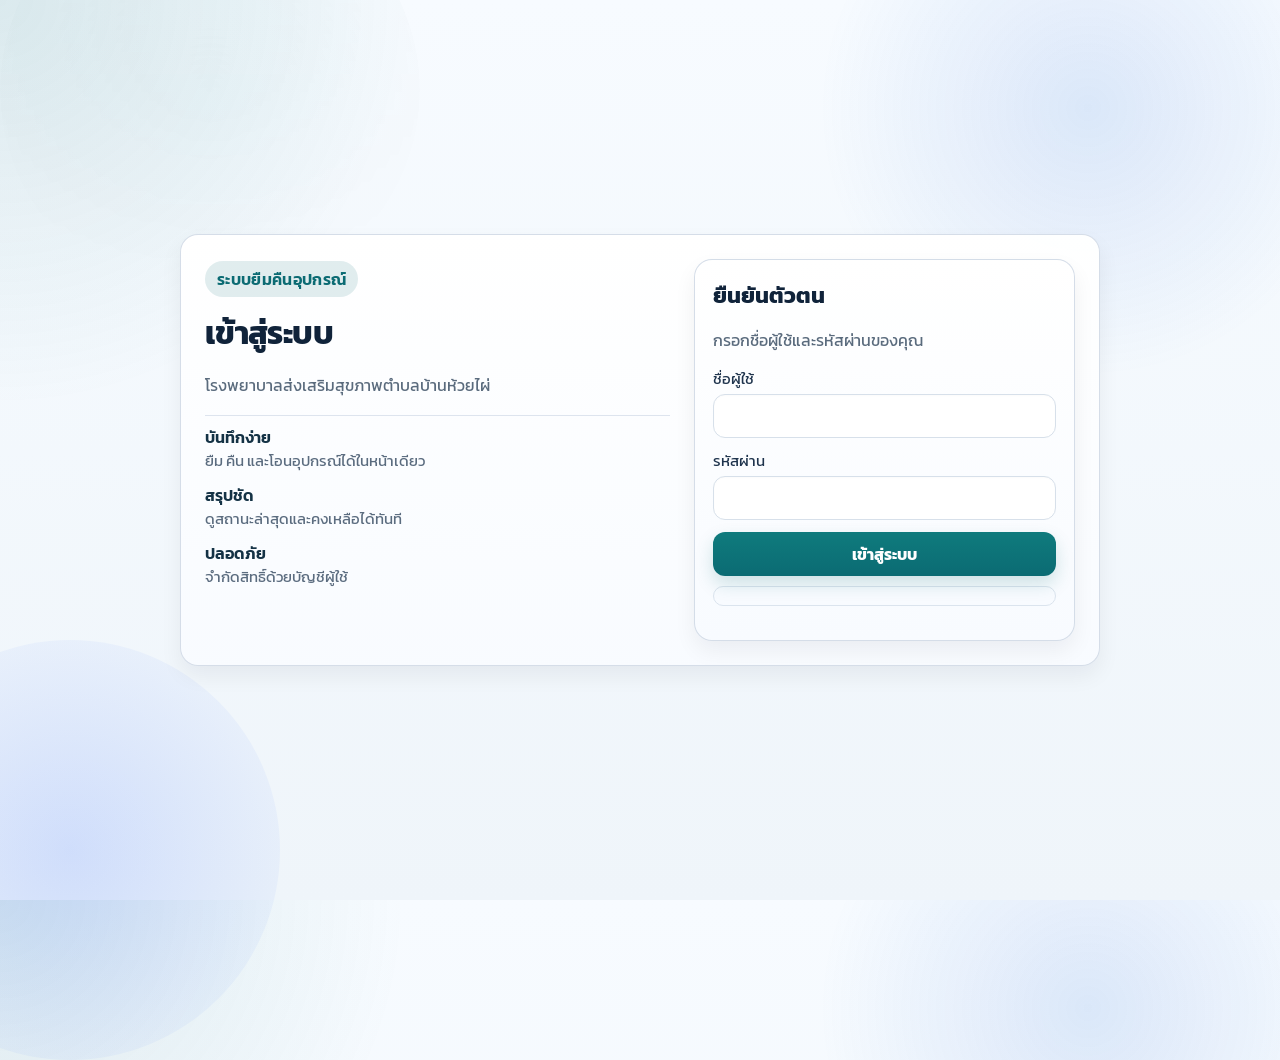
<file: index.html>
﻿<!doctype html>
<html lang="th">
<head>
  <meta charset="UTF-8">
  <meta name="viewport" content="width=device-width, initial-scale=1.0">
  <title>เข้าสู่ระบบ รพ.สต.บ้านห้วยไผ่</title>
  <link rel="preconnect" href="https://fonts.googleapis.com">
  <link rel="preconnect" href="https://fonts.gstatic.com" crossorigin>
  <link rel="stylesheet" href="https://fonts.googleapis.com/css2?family=Kanit:wght@300;400;500;600;700&display=swap">
  <link rel="stylesheet" href="styles.css">
</head>
<body class="login-page">
  <main class="container login-container">
    <section class="card login-card">
      <div class="login-hero">
        <span class="login-badge">ระบบยืมคืนอุปกรณ์</span>
        <h1>เข้าสู่ระบบ</h1>
        <p class="muted">โรงพยาบาลส่งเสริมสุขภาพตำบลบ้านห้วยไผ่</p>
        <div class="login-feature">
          <div>
            <div class="feature-title">บันทึกง่าย</div>
            <div class="feature-desc">ยืม คืน และโอนอุปกรณ์ได้ในหน้าเดียว</div>
          </div>
          <div>
            <div class="feature-title">สรุปชัด</div>
            <div class="feature-desc">ดูสถานะล่าสุดและคงเหลือได้ทันที</div>
          </div>
          <div>
            <div class="feature-title">ปลอดภัย</div>
            <div class="feature-desc">จำกัดสิทธิ์ด้วยบัญชีผู้ใช้</div>
          </div>
        </div>
      </div>
      <div class="login-panel">
        <h2>ยืนยันตัวตน</h2>
        <p class="muted">กรอกชื่อผู้ใช้และรหัสผ่านของคุณ</p>
        <form id="loginForm" class="login-form">
          <label>ชื่อผู้ใช้
            <input name="username" autocomplete="username" required>
          </label>
          <label>รหัสผ่าน
            <input name="password" type="password" autocomplete="current-password" required>
          </label>
          <button type="submit">เข้าสู่ระบบ</button>
        </form>
        <p id="loginStatus" class="status" aria-live="polite"></p>
      </div>
    </section>
  </main>
  <script src="login.js"></script>
</body>
</html>
</file>
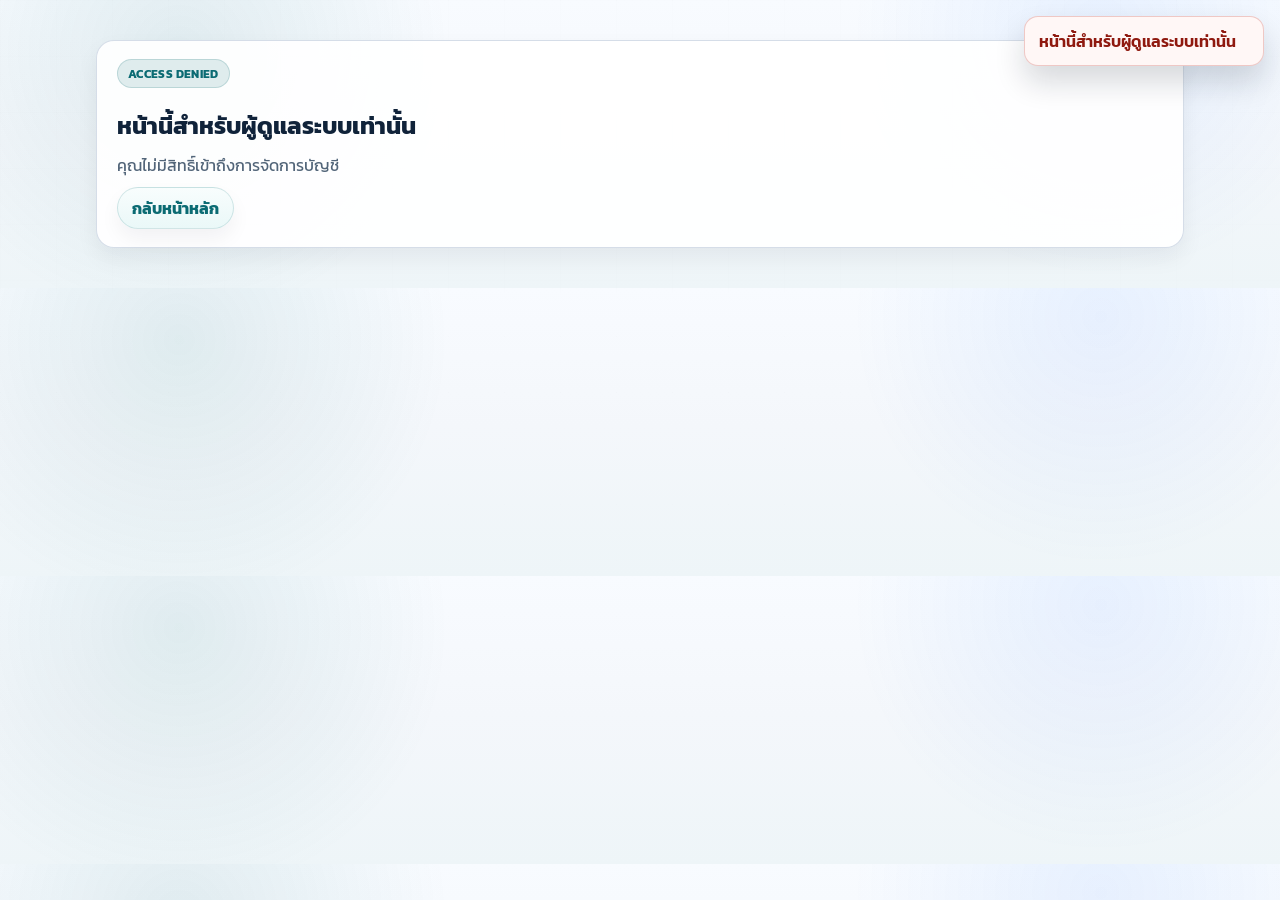
<file: admin.html>
﻿<!doctype html>
<html lang="th">
<head>
  <meta charset="UTF-8">
  <meta name="viewport" content="width=device-width, initial-scale=1.0">
  <title>จัดการบัญชีผู้ใช้ รพ.สต.บ้านห้วยไผ่</title>
  <script>
    (function () {
      try {
        const auth = JSON.parse(localStorage.getItem("borrow_auth") || "null");
        if (!auth || auth.role !== "admin" || !auth.token) {
          document.documentElement.classList.add("admin-denied");
        }
      } catch (err) {
        document.documentElement.classList.add("admin-denied");
      }
    })();
  </script>
  <link rel="preconnect" href="https://fonts.googleapis.com">
  <link rel="preconnect" href="https://fonts.gstatic.com" crossorigin>
  <link rel="stylesheet" href="https://fonts.googleapis.com/css2?family=Kanit:wght@300;400;500;600;700&display=swap">
  <link rel="stylesheet" href="styles.css">
  <link rel="stylesheet" href="admin.css">
  <script src="ui.js"></script>
</head>
<body>
  <main class="container">
    <section class="card admin-denied-panel" id="adminAccessDenied" hidden>
      <div class="denied-card">
        <span class="eyebrow">Access Denied</span>
        <h1>หน้านี้สำหรับผู้ดูแลระบบเท่านั้น</h1>
        <p>คุณไม่มีสิทธิ์เข้าถึงการจัดการบัญชี</p>
        <a class="report-link" href="Lobby.html">กลับหน้าหลัก</a>
      </div>
    </section>

    <header class="hero">
      <span class="eyebrow">Admin Center</span>
      <div class="hero-row">
        <div class="hero-main">
          <h1>จัดการบัญชีผู้ใช้</h1>
          <p>สร้าง แก้ไข และลบบัญชีจากหน้าเดียว</p>
          <p class="muted">ผู้ดูแล: <span id="adminLabel">-</span></p>
          <p>
            <a class="report-link" href="Lobby.html">หน้าหลัก</a>
            <a class="report-link" href="report.html">รายงาน</a>
            <a class="report-link" href="inventory.html">คลังอุปกรณ์</a>
            <button id="adminLogoutBtn" class="report-link" type="button">ออกจากระบบ</button>
          </p>
        </div>
        <div class="hero-stats">
          <div class="mini-stat">
            <span class="label">บัญชีทั้งหมด</span>
            <span class="value" id="adminTotalUsers">-</span>
          </div>
          <div class="mini-stat">
            <span class="label">ผู้ดูแล</span>
            <span class="value" id="adminTotalAdmins">-</span>
          </div>
        </div>
      </div>
    </header>

    <section class="card admin-grid admin-protected">
      <div class="admin-panel">
        <div class="recent-header">
          <h2>สร้าง / อัปเดตบัญชี</h2>
        </div>
        <form id="adminForm" class="admin-form">
          <label>ชื่อที่แสดง
            <input name="displayName" placeholder="ชื่อสำหรับแสดงผล">
          </label>
          <label>ชื่อผู้ใช้
            <input name="username" required autocomplete="off">
          </label>
          <label>รหัสผ่าน (เว้นว่างได้เมื่อแก้ไขบัญชีเดิม)
            <input name="password" type="password" autocomplete="new-password" placeholder="ปล่อยว่างเพื่อใช้รหัสเดิม">
          </label>
          <label>สิทธิ์
            <select name="role">
              <option value="user">ผู้ใช้</option>
              <option value="admin">ผู้ดูแล</option>
            </select>
          </label>
          <div class="admin-actions admin-form-actions">
            <button type="submit">บันทึกบัญชี</button>
            <button id="reloadUsersBtn" class="ghost" type="button">รีเฟรชรายการ</button>
          </div>
        </form>
      </div>
    </section>

    <section class="card admin-protected">
      <div class="recent-header">
        <h2>รายชื่อบัญชี</h2>
      </div>
      <div class="table-wrap admin-table">
        <table>
          <thead>
            <tr>
              <th>ชื่อที่แสดง</th>
              <th>ชื่อผู้ใช้</th>
              <th>สิทธิ์</th>
              <th>สถานะ</th>
              <th>อัปเดตล่าสุด</th>
              <th>จัดการ</th>
            </tr>
          </thead>
          <tbody id="adminUsersBody">
            <tr><td colspan="6">ยังไม่มีข้อมูล</td></tr>
          </tbody>
        </table>
      </div>
      <p id="adminStatus" class="status"></p>
    </section>
  </main>
  <script src="admin.js"></script>
</body>
</html>
</file>
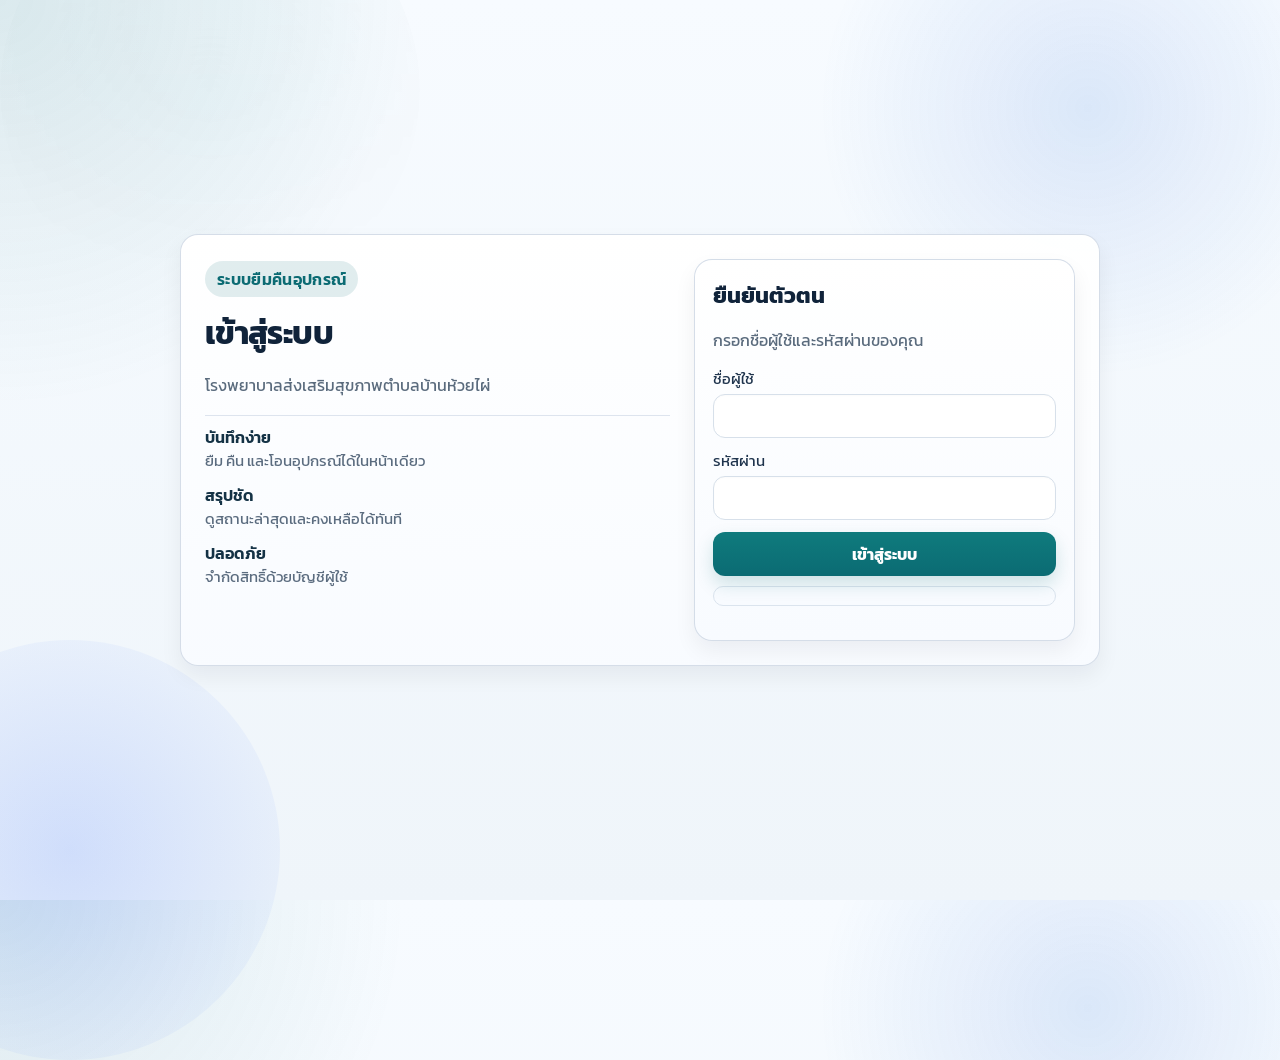
<file: index1.html>
﻿<!doctype html>
<html lang="th">
<head>
  <meta charset="UTF-8">
  <meta name="viewport" content="width=device-width, initial-scale=1.0">
  <title>ระบบยืมคืนอุปกรณ์ รพ.สต.บ้านห้วยไผ่</title>
  <link rel="preconnect" href="https://fonts.googleapis.com">
  <link rel="preconnect" href="https://fonts.gstatic.com" crossorigin>
  <link rel="stylesheet" href="https://fonts.googleapis.com/css2?family=Kanit:wght@300;400;500;600;700&display=swap">
  <link rel="stylesheet" href="styles.css">
  <script src="ui.js"></script>
</head>
<body>
  <main class="container">
    <header class="hero">
      <span class="eyebrow">Equipment Operations</span>
      <div class="hero-row">
        <div class="hero-main">
          <h1>ระบบยืมคืนอุปกรณ์</h1>
          <p>โรงพยาบาลส่งเสริมสุขภาพตำบลบ้านห้วยไผ่</p>
          <p class="muted">ผู้ใช้: <span id="userLabel">-</span></p>
          <div class="hero-actions">
            <div class="hero-actions-left">
              <button id="equipmentSidebarToggle" class="report-link" type="button" aria-expanded="false">เลือกอุปกรณ์</button>
              <a class="report-link" href="report.html">เปิดหน้ารายงาน PDF</a>
              <a class="report-link" href="inventory.html">ปรับจำนวนอุปกรณ์</a>
            </div>
            <div class="hero-actions-right">
              <a class="report-link" href="admin.html">จัดการบัญชี</a>
              <button id="logoutBtn" class="report-link" type="button">ออกจากระบบ</button>
            </div>
          </div>
        </div>
        <div class="hero-stats">
          <div class="hero-stats-equipment" id="inventoryEquipmentLabel">อุปกรณ์: เตียงผู้ป่วย</div>
          <div class="mini-stat">
            <span class="label">จำนวนที่มีอยู่</span>
            <span class="value" id="statTotal">-</span>
          </div>
          <div class="mini-stat">
            <span class="label">คงเหลือ</span>
            <span class="value" id="statAvailable">-</span>
          </div>
        </div>
      </div>
    </header>
    <div class="workspace">
      <div id="sidebarBackdrop" class="sidebar-backdrop" aria-hidden="true"></div>
      <aside class="sidebar" id="equipmentSidebar" aria-label="เลือกอุปกรณ์">
        <div class="sidebar-head">
          <div>
            <span class="eyebrow">Equipment</span>
            <h2>เลือกอุปกรณ์</h2>
            <p class="muted">ใช้ตัวเลือกด้านล่างสลับอุปกรณ์</p>
          </div>
          <button id="equipmentSidebarClose" class="ghost sidebar-toggle" type="button" aria-label="ปิดแถบอุปกรณ์">ปิด</button>
        </div>
        <div class="sidebar-body">
          <div id="equipmentTabs" class="tabs equipment-tabs equipment-sidebar-tabs" role="tablist" aria-label="หน้าอุปกรณ์">
            <button class="tab equipment-tab active" data-equipment="เตียงผู้ป่วย" data-abbr="TB" role="tab">เตียงผู้ป่วย</button>
            <button class="tab equipment-tab" data-equipment="ที่นอนลม" data-abbr="AM" role="tab">ที่นอนลม</button>
            <button class="tab equipment-tab" data-equipment="เครื่องผลิตออกซิเจน" data-abbr="OX" role="tab">เครื่องผลิตออกซิเจน</button>
            <button class="tab equipment-tab" data-equipment="เครื่องวัดความดัน" data-abbr="BP" role="tab">เครื่องวัดความดัน</button>
            <button class="tab equipment-tab" data-equipment="ไม้ค้ำยัน" data-abbr="CR" role="tab">ไม้ค้ำยัน</button>
            <button class="tab equipment-tab" data-equipment="ไม้เท้า 4 ขา WALKER" data-abbr="WK" role="tab">ไม้เท้า 4 ขา WALKER</button>
            <button class="tab equipment-tab" data-equipment="รถเข็น" data-abbr="WC" role="tab">รถเข็น</button>
            <button class="tab equipment-tab" data-equipment="เครื่องดูดเสมหะ" data-abbr="SU" role="tab">เครื่องดูดเสมหะ</button>
            <button class="tab equipment-tab" data-equipment="ไม้เท้าก้านร่ม" data-abbr="CN" role="tab">ไม้เท้าก้านร่ม</button>
            <button class="tab equipment-tab" data-equipment="ไม้เท้า 3-4 จุด" data-abbr="TP" role="tab">ไม้เท้า 3-4 จุด</button>
            <button class="tab equipment-tab" data-equipment="กระบอกปัสสาวะ" data-abbr="UR" role="tab">กระบอกปัสสาวะ</button>
            <button class="tab equipment-tab" data-equipment="เก้าอี้สุขา" data-abbr="CH" role="tab">เก้าอี้สุขา</button>
          </div>
        </div>
        <div class="sidebar-footer"></div>
      </aside>

      <div class="content-stack">
        <section class="card">
          <div class="recent-header">
            <h2>รายการล่าสุด</h2>
          </div>
          <div class="stats">
            <div class="stat">
              <div class="label">อุปกรณ์</div>
              <div class="value" id="statEquipment">-</div>
            </div>
            <div class="stat status-pill">
              <div class="label">สถานะล่าสุด</div>
              <div class="value" id="statStatus">-</div>
            </div>
            <div class="stat">
              <div class="label">ชื่อผู้ยืม</div>
              <div class="value" id="statBorrower">-</div>
            </div>
            <div class="stat">
              <div class="label">ชื่อผู้ป่วย</div>
              <div class="value" id="statPatient">-</div>
            </div>
            <div class="stat">
              <div class="label">ผู้ให้บริการ</div>
              <div class="value" id="statServiceUser">-</div>
            </div>
            <div class="stat">
              <div class="label">เบอร์โทร</div>
              <div class="value" id="statPhone">-</div>
            </div>
          </div>
          <p class="muted">ข้อมูลล่าสุด: <span id="statUpdated">-</span></p>
        </section>

        <section class="card">
          <div class="tabs" role="tablist" aria-label="ประเภทฟอร์ม">
            <button class="tab active" data-tab="borrow" role="tab">ยืมอุปกรณ์</button>
            <button class="tab" data-tab="return" role="tab">คืนอุปกรณ์ (ลบรูปบัตรประชาชน)</button>
            <button class="tab" data-tab="transfer" role="tab">โอนอุปกรณ์</button>
          </div>

          <form id="borrowForm" class="form active form-borrow" data-form="borrow">
            <div class="form-hint">บันทึกการยืมอุปกรณ์</div>
            <label>ชื่อ-นามสกุลผู้ยืม
              <input name="borrowerName" required>
            </label>
            <label>ชื่อ-นามสกุลผู้ป่วย
              <input name="patientName" required>
            </label>
            <label>เบอร์โทร
              <input name="phoneNumber" type="tel">
            </label>
            <label>ที่อยู่
              <input name="addressText">
            </label>
            <label>หน้าอุปกรณ์ที่เลือก
              <input id="borrowEquipmentLabel" value="เตียงผู้ป่วย" readonly>
            </label>
            <input name="equipmentName" type="hidden" value="เตียงผู้ป่วย">
            <label>จำนวน
              <input name="quantity" type="number" min="1" value="1" required>
            </label>
            <label>วันที่ยืม (วันที่เริ่มต้น)
              <input name="borrowDate" type="date" required>
            </label>
            <label>เหตุการณ์สำคัญ
              <input name="eventNote" placeholder="เช่น ก่อนให้ยืมอุปกรณ์มีตำหนิตรงไหนบ้าง">
            </label>
            <label>เงินมัดจำ (ตัวเลข)
              <input name="depositText" type="number" min="0" step="0.01" placeholder="0.00">
            </label>
            <label>รายการสำคัญ
              <select name="keyItem" required>
                <option value="จ่ายมัดจำ">จ่ายมัดจำ</option>
                <option value="ให้ผู้ใหญ่บ้านค้ำ">ให้ผู้ใหญ่บ้านค้ำ</option>
              </select>
            </label>
            <label>อัปโหลดรูปหลักฐานเงินมัดจำ (ขนาดไฟล์ภาพไม่เกิน 1.5MB)
              <input name="depositImageFile" type="file" accept="image/*">
            </label>
            <label>อัปโหลดรูปสำเนาบัตรประชาชน (ขนาดไฟล์ภาพไม่เกิน 1.5MB)
              <input name="idCardImageFile" type="file" accept="image/*">
            </label>
            <button type="submit">บันทึกการยืม</button>
          </form>

          <form id="returnForm" class="form form-return" data-form="return">
            <div class="form-hint">บันทึกการคืนอุปกรณ์</div>
            <div class="form-frame">
              <label>ชื่อ-นามสกุลผู้ยืม
                <input name="borrowerName" required>
              </label>
              <label>ชื่อ-นามสกุลผู้ป่วย
                <input name="patientName" required>
              </label>
              <label>หน้าอุปกรณ์ที่เลือก
                <input id="returnEquipmentLabel" value="เตียงผู้ป่วย" readonly>
              </label>
              <input name="equipmentName" type="hidden" value="เตียงผู้ป่วย">
              <label>จำนวนที่คืน
                <input name="quantity" type="number" min="1" value="1" required>
              </label>
              <label>วันที่คืน (วันที่สิ้นสุด)
                <input name="returnDate" type="date" required>
              </label>
              <label>เหตุการณ์สำคัญ
                <input name="eventNote" placeholder="เช่น คืนครบชุด / มีรอยการใช้งาน">
              </label>
              <label>เงินมัดจำ (ตัวเลข)
                <input name="depositText" type="number" min="0" step="0.01" placeholder="0.00">
              </label>
              <label>อัปโหลดรูปหลักฐานเงินมัดจำ (ขนาดไฟล์ภาพไม่เกิน 1.5MB)
                <input name="depositImageFile" type="file" accept="image/*">
              </label>
              <label class="checkline">
                <input name="removeIdCard" type="checkbox">
                ลบรูปสำเนาบัตรประชาชนของรายการล่าสุดที่ตรงข้อมูลนี้
              </label>
              <button type="submit">บันทึกการคืน</button>
            </div>
          </form>

          <form id="transferForm" class="form form-transfer" data-form="transfer">
            <div class="form-hint">โอนอุปกรณ์ให้ผู้ป่วยใหม่ หรือเปลี่ยนชนิดอุปกรณ์ให้ผู้ป่วยเดิม</div>
            <div class="form-frame">
              <label>รูปแบบการโอน
                <select name="transferKind">
                  <option value="same">โอนอุปกรณ์</option>
                  <option value="cross">โอนข้ามอุปกรณ์</option>
                </select>
              </label>

              <div class="helper-text">
                โอนอุปกรณ์: เปลี่ยนผู้ป่วย แต่ใช้อุปกรณ์ชนิดเดิม<br>
                โอนข้ามอุปกรณ์: เปลี่ยนชนิดอุปกรณ์ เช่น ที่นอนลม → เตียงผู้ป่วย
              </div>
              <div class="transfer-same form-section">
                <label>หน้าอุปกรณ์ที่เลือก
                  <input id="transferEquipmentLabel" value="เตียงผู้ป่วย" readonly>
                </label>
                <input name="equipmentName" type="hidden" value="เตียงผู้ป่วย">
              </div>
              <div class="transfer-cross form-section">
                <div class="helper-text">ระบบจะบันทึก: คืนอุปกรณ์เดิม + ยืมอุปกรณ์ใหม่</div>
                <label>อุปกรณ์เดิม (ที่โอนออก)
                  <select name="fromEquipment" required>
                    <option value="เตียงผู้ป่วย">เตียงผู้ป่วย</option>
                    <option value="ที่นอนลม">ที่นอนลม</option>
                    <option value="เครื่องผลิตออกซิเจน">เครื่องผลิตออกซิเจน</option>
                    <option value="เครื่องวัดความดัน">เครื่องวัดความดัน</option>
                    <option value="ไม้ค้ำยัน">ไม้ค้ำยัน</option>
                    <option value="ไม้เท้า 4 ขา WALKER">ไม้เท้า 4 ขา WALKER</option>
                    <option value="รถเข็น">รถเข็น</option>
                    <option value="เครื่องดูดเสมหะ">เครื่องดูดเสมหะ</option>
                    <option value="ไม้เท้าก้านร่ม">ไม้เท้าก้านร่ม</option>
                    <option value="ไม้เท้า 3-4 จุด">ไม้เท้า 3-4 จุด</option>
                    <option value="กระบอกปัสสาวะ">กระบอกปัสสาวะ</option>
                    <option value="เก้าอี้สุขา">เก้าอี้สุขา</option>
                  </select>
                </label>
                <label>อุปกรณ์ใหม่ (ที่รับเข้า)
                  <select name="toEquipment" required>
                    <option value="เตียงผู้ป่วย">เตียงผู้ป่วย</option>
                    <option value="ที่นอนลม">ที่นอนลม</option>
                    <option value="เครื่องผลิตออกซิเจน">เครื่องผลิตออกซิเจน</option>
                    <option value="เครื่องวัดความดัน">เครื่องวัดความดัน</option>
                    <option value="ไม้ค้ำยัน">ไม้ค้ำยัน</option>
                    <option value="ไม้เท้า 4 ขา WALKER">ไม้เท้า 4 ขา WALKER</option>
                    <option value="รถเข็น">รถเข็น</option>
                    <option value="เครื่องดูดเสมหะ">เครื่องดูดเสมหะ</option>
                    <option value="ไม้เท้าก้านร่ม">ไม้เท้าก้านร่ม</option>
                    <option value="ไม้เท้า 3-4 จุด">ไม้เท้า 3-4 จุด</option>
                    <option value="กระบอกปัสสาวะ">กระบอกปัสสาวะ</option>
                    <option value="เก้าอี้สุขา">เก้าอี้สุขา</option>
                  </select>
                </label>
                <label>วิธีบันทึกโอนข้ามอุปกรณ์
                  <select name="transferMode" required>
                    <option value="return_borrow">บันทึกเป็น คืน + ยืม</option>
                    <option value="swap">บันทึกเป็น โอน (ทั้งสองรายการ)</option>
                  </select>
                </label>
              </div>
              <label>ชื่อ-นามสกุลผู้ยืม (ใหม่)
                <input name="borrowerName" required>
              </label>
              <label>ชื่อ-นามสกุลผู้ป่วย (เดิม)
                <input name="patientOldName" required>
              </label>
              <label>ชื่อ-นามสกุลผู้ป่วย (ใหม่)
                <input name="patientName" required>
              </label>
              <label>จำนวน
                <input name="quantity" type="number" min="1" value="1" required>
              </label>
              <label>วันที่โอน
                <input name="transferDate" type="date" required>
              </label>
              <label>หมายเหตุ
                <input name="eventNote" placeholder="เช่น โอนให้ผู้ป่วยใหม่">
              </label>
              <label>เบอร์โทร
                <input name="phoneNumber" type="tel">
              </label>
              <label>ที่อยู่
                <input name="addressText">
              </label>
              <button type="submit">บันทึกการโอน</button>
            </div>
          </form>

          <p id="status" class="status" aria-live="polite"></p>
        </section>

        <section class="card recent-borrow-card">
          <div class="recent-header">
            <h2>รายการยืม/คืน อุปกรณ์</h2>
            <button id="refreshBtn" type="button">รีเฟรช</button>
          </div>
          <div class="recent-tools">
            <input id="recentSearch" class="search-input" type="search" placeholder="ค้นหาชื่อ/ผู้ป่วย/ผู้ให้บริการ/เลขอ้างอิง/รายละเอียด">
            <button class="chip-btn active" data-filter="all" type="button">ทั้งหมด</button>
            <button class="chip-btn" data-filter="today" type="button">วันนี้</button>
            <button class="chip-btn" data-filter="7d" type="button">7 วัน</button>
            <button class="chip-btn" data-filter="borrow" type="button">ยืมอยู่</button>
            <button class="chip-btn" data-filter="return" type="button">คืนแล้ว</button>
          </div>
          <div class="table-wrap">
            <table>
              <thead>
                <tr>
                  <th>วันที่</th>
                  <th>เลขอ้างอิง</th>
                  <th>ชื่อผู้ยืม</th>
                  <th>ผู้ให้บริการ</th>
                  <th>สถานะ</th>
                  <th>รายการ</th>
                  <th>จำนวน</th>
                  <th>รายละเอียด</th>
                </tr>
              </thead>
              <tbody id="recentBody">
                <tr><td colspan="8">ยังไม่มีข้อมูล</td></tr>
              </tbody>
            </table>
          </div>
          <div class="recent-footer">
            <button id="loadMoreBtn" class="ghost" type="button">ดูเพิ่ม</button>
          </div>
        </section>
      </div>
    </div>

    <button id="scrollTopBtn" class="scroll-top" type="button" aria-label="ขึ้นด้านบน">↑</button>
  </main>

  <div id="imageModal" class="image-modal" hidden>
    <div id="imageModalBackdrop" class="image-modal-backdrop"></div>
    <section class="image-modal-panel" role="dialog" aria-modal="true" aria-labelledby="imageModalTitle">
      <div class="image-modal-head">
        <h3 id="imageModalTitle">รูปหลักฐานรายการ</h3>
        <button id="imageModalClose" class="ghost" type="button" aria-label="ปิดหน้าต่าง">ปิด</button>
      </div>
      <div class="image-modal-grid">
        <div class="image-box">
          <p>หลักฐานเงินมัดจำ</p>
          <a id="depositImageLink" class="image-link" href="#" target="_blank" rel="noopener noreferrer">
            <img id="depositImagePreview" alt="หลักฐานเงินมัดจำ">
          </a>
          <div id="depositImageEmpty" class="image-empty">ไม่มีรูปหลักฐานเงินมัดจำ</div>
        </div>
        <div class="image-box">
          <p>สำเนาบัตรประชาชน</p>
          <a id="idCardImageLink" class="image-link" href="#" target="_blank" rel="noopener noreferrer">
            <img id="idCardImagePreview" alt="สำเนาบัตรประชาชน">
          </a>
          <div id="idCardImageEmpty" class="image-empty">ไม่มีรูปสำเนาบัตรประชาชน</div>
        </div>
      </div>
    </section>
  </div>
  <script src="app.js"></script>
</body>
</html>
</file>
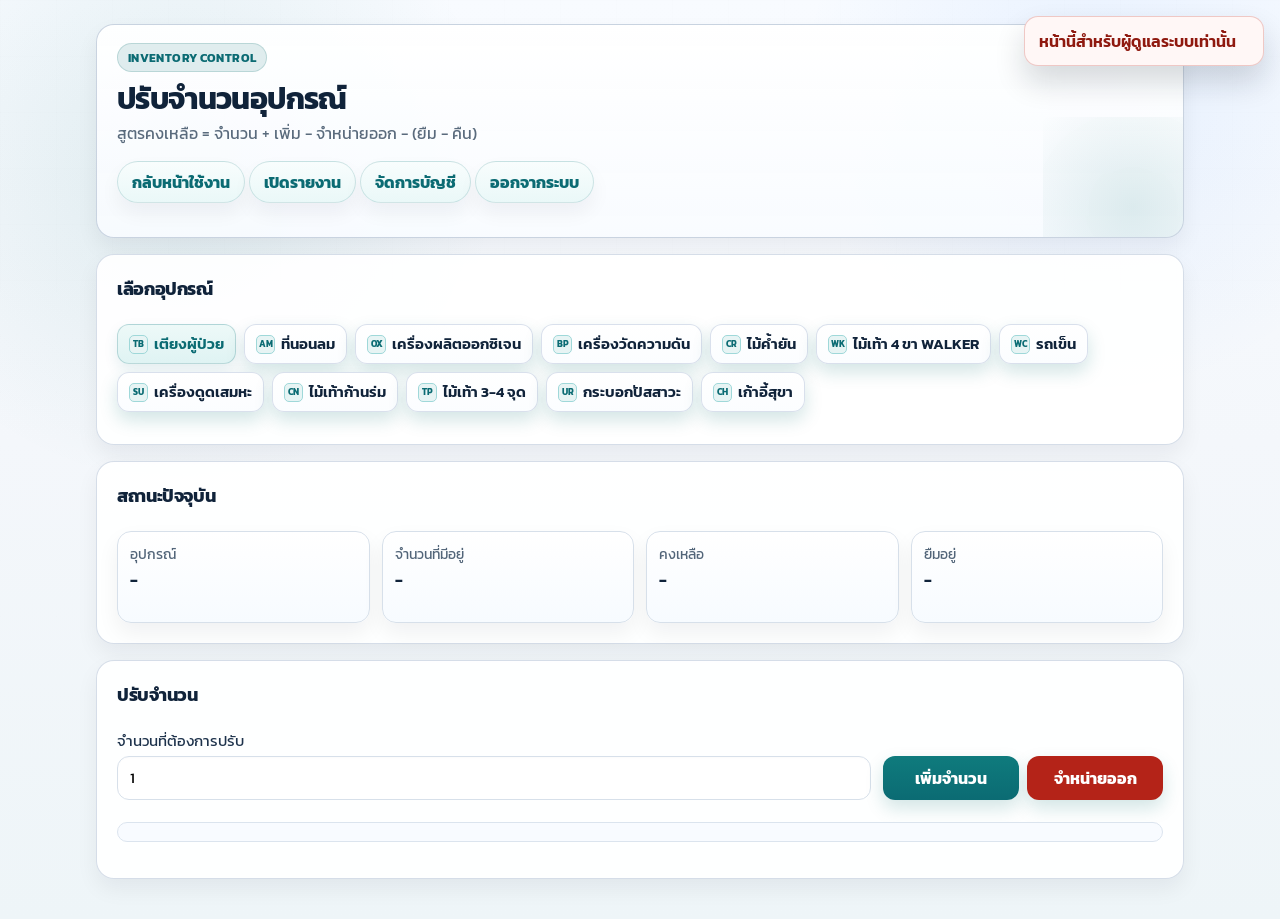
<file: inventory.html>
﻿<!doctype html>
<html lang="th">
<head>
  <meta charset="UTF-8">
  <meta name="viewport" content="width=device-width, initial-scale=1.0">
  <title>ปรับจำนวนอุปกรณ์ รพ.สต.บ้านห้วยไผ่</title>
  <link rel="preconnect" href="https://fonts.googleapis.com">
  <link rel="preconnect" href="https://fonts.gstatic.com" crossorigin>
  <link rel="stylesheet" href="https://fonts.googleapis.com/css2?family=Kanit:wght@300;400;500;600;700&display=swap">
  <link rel="stylesheet" href="styles.css">
  <link rel="stylesheet" href="inventory.css">
  <script src="ui.js"></script>
</head>
<body>
  <main class="container">
    <header class="hero">
      <span class="eyebrow">Inventory Control</span>
      <h1>ปรับจำนวนอุปกรณ์</h1>
      <p>สูตรคงเหลือ = จำนวน + เพิ่ม - จำหน่ายออก - (ยืม - คืน)</p>
      <p>
        <a class="report-link" href="Lobby.html">กลับหน้าใช้งาน</a>
        <a class="report-link" href="report.html">เปิดรายงาน</a>
        <a class="report-link" href="admin.html">จัดการบัญชี</a>
        <button id="inventoryLogoutBtn" class="report-link" type="button">ออกจากระบบ</button>
      </p>
    </header>

    <section class="card">
      <div class="recent-header">
        <h2>เลือกอุปกรณ์</h2>
      </div>
      <div id="inventoryEquipmentTabs" class="tabs equipment-tabs" role="tablist" aria-label="หน้าอุปกรณ์">
        <button class="tab equipment-tab active" data-equipment="เตียงผู้ป่วย" data-abbr="TB" role="tab">เตียงผู้ป่วย</button>
        <button class="tab equipment-tab" data-equipment="ที่นอนลม" data-abbr="AM" role="tab">ที่นอนลม</button>
        <button class="tab equipment-tab" data-equipment="เครื่องผลิตออกซิเจน" data-abbr="OX" role="tab">เครื่องผลิตออกซิเจน</button>
        <button class="tab equipment-tab" data-equipment="เครื่องวัดความดัน" data-abbr="BP" role="tab">เครื่องวัดความดัน</button>
        <button class="tab equipment-tab" data-equipment="ไม้ค้ำยัน" data-abbr="CR" role="tab">ไม้ค้ำยัน</button>
        <button class="tab equipment-tab" data-equipment="ไม้เท้า 4 ขา WALKER" data-abbr="WK" role="tab">ไม้เท้า 4 ขา WALKER</button>
        <button class="tab equipment-tab" data-equipment="รถเข็น" data-abbr="WC" role="tab">รถเข็น</button>
        <button class="tab equipment-tab" data-equipment="เครื่องดูดเสมหะ" data-abbr="SU" role="tab">เครื่องดูดเสมหะ</button>
        <button class="tab equipment-tab" data-equipment="ไม้เท้าก้านร่ม" data-abbr="CN" role="tab">ไม้เท้าก้านร่ม</button>
        <button class="tab equipment-tab" data-equipment="ไม้เท้า 3-4 จุด" data-abbr="TP" role="tab">ไม้เท้า 3-4 จุด</button>
        <button class="tab equipment-tab" data-equipment="กระบอกปัสสาวะ" data-abbr="UR" role="tab">กระบอกปัสสาวะ</button>
        <button class="tab equipment-tab" data-equipment="เก้าอี้สุขา" data-abbr="CH" role="tab">เก้าอี้สุขา</button>
      </div>
    </section>

    <section class="card">
      <div class="recent-header">
        <h2>สถานะปัจจุบัน</h2>
      </div>
      <div class="stats">
        <div class="stat">
          <div class="label">อุปกรณ์</div>
          <div class="value" id="invStatEquipment">-</div>
        </div>
        <div class="stat">
          <div class="label">จำนวนที่มีอยู่</div>
          <div class="value" id="invStatTotal">-</div>
        </div>
        <div class="stat">
          <div class="label">คงเหลือ</div>
          <div class="value" id="invStatRemaining">-</div>
        </div>
        <div class="stat">
          <div class="label">ยืมอยู่</div>
          <div class="value" id="invStatBorrowed">-</div>
        </div>
      </div>
    </section>

    <section class="card">
      <div class="recent-header">
        <h2>ปรับจำนวน</h2>
      </div>
      <div class="inventory-actions">
        <div class="inventory-row">
          <label>จำนวนที่ต้องการปรับ
            <input id="inventoryQty" type="number" min="1" value="1">
          </label>
          <div class="inventory-buttons">
            <button id="inventoryAddBtn" type="button">เพิ่มจำนวน</button>
            <button id="inventoryRemoveBtn" class="danger" type="button">จำหน่ายออก</button>
          </div>
        </div>
        <p id="inventoryStatus" class="status" aria-live="polite"></p>
      </div>
    </section>
  </main>

  <script src="inventory.js"></script>
</body>
</html>
</file>
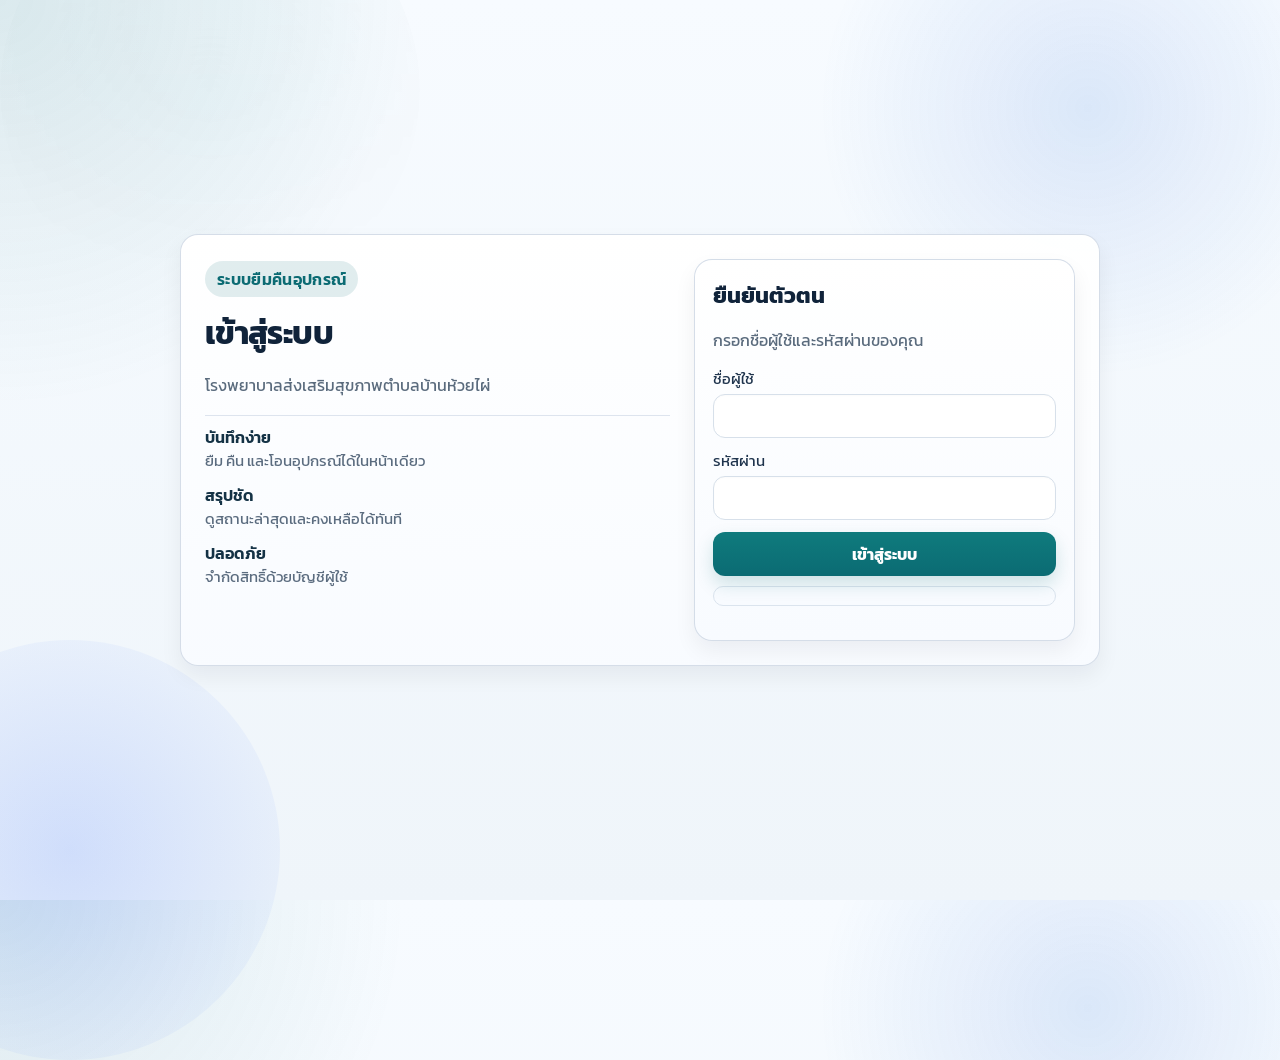
<file: Lobby.html>
﻿<!doctype html>
<html lang="th">
<head>
  <meta charset="UTF-8">
  <meta name="viewport" content="width=device-width, initial-scale=1.0">
  <title>ระบบยืมคืนอุปกรณ์ รพ.สต.บ้านห้วยไผ่</title>
  <link rel="preconnect" href="https://fonts.googleapis.com">
  <link rel="preconnect" href="https://fonts.gstatic.com" crossorigin>
  <link rel="stylesheet" href="https://fonts.googleapis.com/css2?family=Kanit:wght@300;400;500;600;700&display=swap">
  <link rel="stylesheet" href="styles.css">
  <script src="ui.js"></script>
</head>
<body>
  <main class="container">
    <header class="hero">
      <span class="eyebrow">Equipment Operations</span>
      <div class="hero-row">
        <div class="hero-main">
          <h1>ระบบยืมคืนอุปกรณ์</h1>
          <p>โรงพยาบาลส่งเสริมสุขภาพตำบลบ้านห้วยไผ่</p>
          <p class="muted">ผู้ใช้: <span id="userLabel">-</span></p>
          <div class="hero-actions">
            <div class="hero-actions-left">
              <button id="equipmentSidebarToggle" class="report-link" type="button" aria-expanded="false">เลือกอุปกรณ์</button>
              <a class="report-link" href="report.html">รายงาน PDF</a>
              <a class="report-link" href="inventory.html">ปรับจำนวนอุปกรณ์</a>
            </div>
            <div class="hero-actions-right">
              <a class="report-link" href="admin.html">จัดการบัญชี</a>
              <button id="logoutBtn" class="report-link" type="button">ออกจากระบบ</button>
            </div>
          </div>
        </div>
        <div class="hero-stats">
          <div class="hero-stats-equipment" id="inventoryEquipmentLabel">อุปกรณ์: เตียงผู้ป่วย</div>
          <div class="mini-stat">
            <span class="label">จำนวนอุปกรณ์</span>
            <span class="value" id="statTotal">-</span>
          </div>
          <div class="mini-stat">
            <span class="label">จำนวนที่ให้ยืม</span>
            <span class="value" id="statBorrowed">-</span>
          </div>
          <div class="mini-stat">
            <span class="label">คงเหลือ</span>
            <span class="value" id="statAvailable">-</span>
          </div>
        </div>
      </div>
    </header>
    <div class="workspace">
      <div id="sidebarBackdrop" class="sidebar-backdrop" aria-hidden="true"></div>
      <aside class="sidebar" id="equipmentSidebar" aria-label="เลือกอุปกรณ์">
        <div class="sidebar-head">
          <div>
            <span class="eyebrow">Equipment</span>
            <h2>เลือกอุปกรณ์</h2>
            <p class="muted">ใช้ตัวเลือกด้านล่างสลับอุปกรณ์</p>
          </div>
          <button id="equipmentSidebarClose" class="ghost sidebar-toggle" type="button" aria-label="ปิดแถบอุปกรณ์">ปิด</button>
        </div>
        <div class="sidebar-body">
          <div id="equipmentTabs" class="tabs equipment-tabs equipment-sidebar-tabs" role="tablist" aria-label="หน้าอุปกรณ์">
            <button class="tab equipment-tab active" data-equipment="เตียงผู้ป่วย" data-abbr="TB" role="tab">เตียงผู้ป่วย</button>
            <button class="tab equipment-tab" data-equipment="ที่นอนลม" data-abbr="AM" role="tab">ที่นอนลม</button>
            <button class="tab equipment-tab" data-equipment="เครื่องผลิตออกซิเจน" data-abbr="OX" role="tab">เครื่องผลิตออกซิเจน</button>
            <button class="tab equipment-tab" data-equipment="เครื่องวัดความดัน" data-abbr="BP" role="tab">เครื่องวัดความดัน</button>
            <button class="tab equipment-tab" data-equipment="ไม้ค้ำยัน" data-abbr="CR" role="tab">ไม้ค้ำยัน</button>
            <button class="tab equipment-tab" data-equipment="ไม้เท้า 4 ขา WALKER" data-abbr="WK" role="tab">ไม้เท้า 4 ขา WALKER</button>
            <button class="tab equipment-tab" data-equipment="รถเข็น" data-abbr="WC" role="tab">รถเข็น</button>
            <button class="tab equipment-tab" data-equipment="เครื่องดูดเสมหะ" data-abbr="SU" role="tab">เครื่องดูดเสมหะ</button>
            <button class="tab equipment-tab" data-equipment="ไม้เท้าก้านร่ม" data-abbr="CN" role="tab">ไม้เท้าก้านร่ม</button>
            <button class="tab equipment-tab" data-equipment="ไม้เท้า 3-4 จุด" data-abbr="TP" role="tab">ไม้เท้า 3-4 จุด</button>
            <button class="tab equipment-tab" data-equipment="กระบอกปัสสาวะ" data-abbr="UR" role="tab">กระบอกปัสสาวะ</button>
            <button class="tab equipment-tab" data-equipment="เก้าอี้สุขา" data-abbr="CH" role="tab">เก้าอี้สุขา</button>
          </div>
        </div>
        <div class="sidebar-footer"></div>
      </aside>

      <div class="content-stack">
        <section class="card">
          <div class="recent-header">
            <h2>รายการล่าสุด</h2>
          </div>
          <div class="stats">
            <div class="stat">
              <div class="label">อุปกรณ์</div>
              <div class="value" id="statEquipment">-</div>
            </div>
            <div class="stat status-pill">
              <div class="label">สถานะล่าสุด</div>
              <div class="value" id="statStatus">-</div>
            </div>
            <div class="stat">
              <div class="label">ชื่อผู้ยืม</div>
              <div class="value" id="statBorrower">-</div>
            </div>
            <div class="stat">
              <div class="label">ชื่อผู้ป่วย</div>
              <div class="value" id="statPatient">-</div>
            </div>
            <div class="stat">
              <div class="label">ผู้ให้บริการ</div>
              <div class="value" id="statServiceUser">-</div>
            </div>
            <div class="stat">
              <div class="label">เบอร์โทร</div>
              <div class="value" id="statPhone">-</div>
            </div>
          </div>
          <p class="muted">ข้อมูลล่าสุด: <span id="statUpdated">-</span></p>
        </section>

        <section class="card">
          <div class="tabs" role="tablist" aria-label="ประเภทฟอร์ม">
            <button class="tab active" data-tab="borrow" role="tab">ยืมอุปกรณ์</button>
            <button class="tab" data-tab="return" role="tab">คืนอุปกรณ์ (ลบรูปบัตรประชาชน)</button>
            <button class="tab" data-tab="transfer" role="tab">โอนอุปกรณ์</button>
          </div>

          <form id="borrowForm" class="form active form-borrow" data-form="borrow">
            <div class="form-hint">บันทึกการยืมอุปกรณ์</div>
            <label>ชื่อ-นามสกุลผู้ยืม
              <input name="borrowerName" required>
            </label>
            <label>ชื่อ-นามสกุลผู้ป่วย
              <input name="patientName" required>
            </label>
            <label>เบอร์โทร
              <input name="phoneNumber" type="tel">
            </label>
            <label>ที่อยู่
              <input name="addressText">
            </label>
            <label>หน้าอุปกรณ์ที่เลือก
              <input id="borrowEquipmentLabel" value="เตียงผู้ป่วย" readonly>
            </label>
            <input name="equipmentName" type="hidden" value="เตียงผู้ป่วย">
            <label>จำนวน
              <input name="quantity" type="number" min="1" value="1" required>
            </label>
            <label>วันที่ยืม (วันที่เริ่มต้น)
              <input name="borrowDate" type="date" required>
            </label>
            <label>เหตุการณ์สำคัญ
              <input name="eventNote" placeholder="เช่น ก่อนให้ยืมอุปกรณ์มีตำหนิตรงไหนบ้าง">
            </label>
            <label>เงินมัดจำ (ตัวเลข)
              <input name="depositText" type="number" min="0" step="0.01" placeholder="0.00">
            </label>
            <label>รายการสำคัญ
              <select name="keyItem" required>
                <option value="จ่ายมัดจำ">จ่ายมัดจำ</option>
                <option value="ให้ผู้ใหญ่บ้านค้ำ">ให้ผู้ใหญ่บ้านค้ำ</option>
              </select>
            </label>
            <label>อัปโหลดรูปหลักฐานเงินมัดจำ (ขนาดไฟล์ภาพไม่เกิน 1.5MB)
              <input name="depositImageFile" type="file" accept="image/*">
            </label>
            <label>อัปโหลดรูปสำเนาบัตรประชาชน (ขนาดไฟล์ภาพไม่เกิน 1.5MB)
              <input name="idCardImageFile" type="file" accept="image/*">
            </label>
            <button type="submit">บันทึกการยืม</button>
          </form>

          <form id="returnForm" class="form form-return" data-form="return">
            <div class="form-hint">บันทึกการคืนอุปกรณ์</div>
            <div class="form-frame">
              <label>ชื่อ-นามสกุลผู้ยืม
                <input name="borrowerName" required>
              </label>
              <label>ชื่อ-นามสกุลผู้ป่วย
                <input name="patientName" required>
              </label>
              <label>หน้าอุปกรณ์ที่เลือก
                <input id="returnEquipmentLabel" value="เตียงผู้ป่วย" readonly>
              </label>
              <input name="equipmentName" type="hidden" value="เตียงผู้ป่วย">
              <label>จำนวนที่คืน
                <input name="quantity" type="number" min="1" value="1" required>
              </label>
              <label>วันที่คืน (วันที่สิ้นสุด)
                <input name="returnDate" type="date" required>
              </label>
              <label>เหตุการณ์สำคัญ
                <input name="eventNote" placeholder="เช่น คืนครบชุด / มีรอยการใช้งาน">
              </label>
              <label>เงินมัดจำที่คืนรอบนี้ (ตัวเลข)
                <input name="depositRefundText" type="number" min="0" step="0.01" placeholder="0.00">
              </label>
              <label>อัปโหลดรูปหลักฐานเงินมัดจำ (ขนาดไฟล์ภาพไม่เกิน 1.5MB)
                <input name="depositImageFile" type="file" accept="image/*">
              </label>
              <label class="checkline">
                <input name="removeIdCard" type="checkbox">
                ลบรูปสำเนาบัตรประชาชนของรายการล่าสุดที่ตรงข้อมูลนี้
              </label>
              <button type="submit">บันทึกการคืน</button>
            </div>
          </form>

          <form id="transferForm" class="form form-transfer" data-form="transfer">
            <div class="form-hint">โอนอุปกรณ์ให้ผู้ป่วยใหม่ หรือเปลี่ยนชนิดอุปกรณ์ให้ผู้ป่วยเดิม</div>
            <div class="form-frame">
              <div id="transferStepHint" class="helper-text">ขั้นตอน 1/3: เลือกรายการต้นทาง</div>
              <div class="transfer-step" data-step="1">
                <label>เลขอ้างอิงต้นทาง (แนะนำกรอกเพื่อความแม่นยำ)
                  <input name="sourceReferenceNo" placeholder="เช่น BED-20260428-0001">
                </label>
                <label>ชื่อ-นามสกุลผู้ยืมเดิม
                  <input name="borrowerOldName" required>
                </label>
                <label>ชื่อ-นามสกุลผู้ป่วยเดิม
                  <input name="patientOldName" required>
                </label>
                <label>จำนวนที่ต้องการโอน
                  <input name="quantity" type="number" min="1" value="1" required>
                </label>
              </div>

              <div class="transfer-step" data-step="2" hidden>
                <label>รูปแบบการโอน
                  <select name="transferKind">
                    <option value="same">โอนอุปกรณ์เดิมให้ผู้ป่วยใหม่</option>
                    <option value="cross">โอนข้ามอุปกรณ์ (ระบบบันทึกเป็น คืน + ยืม)</option>
                  </select>
                </label>
                <div class="transfer-same form-section">
                  <label>หน้าอุปกรณ์ที่เลือก
                    <input id="transferEquipmentLabel" value="เตียงผู้ป่วย" readonly>
                  </label>
                  <input name="equipmentName" type="hidden" value="เตียงผู้ป่วย">
                </div>
                <div class="transfer-cross form-section">
                  <label>อุปกรณ์เดิม (ที่โอนออก)
                    <select name="fromEquipment" required>
                      <option value="เตียงผู้ป่วย">เตียงผู้ป่วย</option>
                      <option value="ที่นอนลม">ที่นอนลม</option>
                      <option value="เครื่องผลิตออกซิเจน">เครื่องผลิตออกซิเจน</option>
                      <option value="เครื่องวัดความดัน">เครื่องวัดความดัน</option>
                      <option value="ไม้ค้ำยัน">ไม้ค้ำยัน</option>
                      <option value="ไม้เท้า 4 ขา WALKER">ไม้เท้า 4 ขา WALKER</option>
                      <option value="รถเข็น">รถเข็น</option>
                      <option value="เครื่องดูดเสมหะ">เครื่องดูดเสมหะ</option>
                      <option value="ไม้เท้าก้านร่ม">ไม้เท้าก้านร่ม</option>
                      <option value="ไม้เท้า 3-4 จุด">ไม้เท้า 3-4 จุด</option>
                      <option value="กระบอกปัสสาวะ">กระบอกปัสสาวะ</option>
                      <option value="เก้าอี้สุขา">เก้าอี้สุขา</option>
                    </select>
                  </label>
                  <label>อุปกรณ์ใหม่ (ที่รับเข้า)
                    <select name="toEquipment" required>
                      <option value="เตียงผู้ป่วย">เตียงผู้ป่วย</option>
                      <option value="ที่นอนลม">ที่นอนลม</option>
                      <option value="เครื่องผลิตออกซิเจน">เครื่องผลิตออกซิเจน</option>
                      <option value="เครื่องวัดความดัน">เครื่องวัดความดัน</option>
                      <option value="ไม้ค้ำยัน">ไม้ค้ำยัน</option>
                      <option value="ไม้เท้า 4 ขา WALKER">ไม้เท้า 4 ขา WALKER</option>
                      <option value="รถเข็น">รถเข็น</option>
                      <option value="เครื่องดูดเสมหะ">เครื่องดูดเสมหะ</option>
                      <option value="ไม้เท้าก้านร่ม">ไม้เท้าก้านร่ม</option>
                      <option value="ไม้เท้า 3-4 จุด">ไม้เท้า 3-4 จุด</option>
                      <option value="กระบอกปัสสาวะ">กระบอกปัสสาวะ</option>
                      <option value="เก้าอี้สุขา">เก้าอี้สุขา</option>
                    </select>
                  </label>
                  <input name="transferMode" type="hidden" value="return_borrow">
                </div>
                <label>ชื่อ-นามสกุลผู้ยืม (ใหม่)
                  <input name="borrowerName" required>
                </label>
                <label>ชื่อ-นามสกุลผู้ป่วย (ใหม่)
                  <input name="patientName" required>
                </label>
                <label>วันที่โอน
                  <input name="transferDate" type="date" required>
                </label>
                <label>หมายเหตุ
                  <input name="eventNote" placeholder="เช่น โอนให้ผู้ป่วยใหม่">
                </label>
                <label>เบอร์โทร
                  <input name="phoneNumber" type="tel">
                </label>
                <label>ที่อยู่
                  <input name="addressText">
                </label>
              </div>

              <div class="transfer-step" data-step="3" hidden>
                <div id="transferPreview" class="helper-text">กรุณาตรวจสอบข้อมูลก่อนบันทึก</div>
              </div>

              <div class="transfer-nav form-section">
                <button id="transferPrevBtn" class="ghost" type="button">ย้อนกลับ</button>
                <button id="transferNextBtn" type="button">ถัดไป</button>
                <button id="transferSubmitBtn" type="submit" hidden>ยืนยันบันทึกการโอน</button>
              </div>
            </div>
          </form>

          <p id="status" class="status" aria-live="polite"></p>
        </section>

        <section class="card recent-borrow-card">
          <div class="recent-header">
            <h2>รายการยืม/คืน อุปกรณ์</h2>
            <button id="refreshBtn" type="button">รีเฟรช</button>
          </div>
          <div class="recent-tools">
            <input id="recentSearch" class="search-input" type="search" placeholder="ค้นหาชื่อ/ผู้ป่วย/ผู้ให้บริการ/เลขอ้างอิง/รายละเอียด">
            <button class="chip-btn active" data-filter="all" type="button">ทั้งหมด</button>
            <button class="chip-btn" data-filter="today" type="button">วันนี้</button>
            <button class="chip-btn" data-filter="7d" type="button">7 วัน</button>
            <button class="chip-btn" data-filter="borrow" type="button">ยืมอยู่</button>
            <button class="chip-btn" data-filter="return" type="button">คืนแล้ว</button>
          </div>
          <div class="table-wrap">
            <table>
              <thead>
                <tr>
                  <th>วันที่</th>
                  <th>เลขอ้างอิง</th>
                  <th>ชื่อผู้ยืม</th>
                  <th>ผู้ให้บริการ</th>
                  <th>สถานะ</th>
                  <th>รายการ</th>
                  <th>จำนวน</th>
                  <th>รายละเอียด</th>
                </tr>
              </thead>
              <tbody id="recentBody">
                <tr><td colspan="8">ยังไม่มีข้อมูล</td></tr>
              </tbody>
            </table>
          </div>
          <div class="recent-footer">
            <button id="loadMoreBtn" class="ghost" type="button">ดูเพิ่ม</button>
          </div>
        </section>
      </div>
    </div>

    <button id="scrollTopBtn" class="scroll-top" type="button" aria-label="ขึ้นด้านบน">↑</button>
  </main>

  <div id="imageModal" class="image-modal" hidden>
    <div id="imageModalBackdrop" class="image-modal-backdrop"></div>
    <section class="image-modal-panel" role="dialog" aria-modal="true" aria-labelledby="imageModalTitle">
      <div class="image-modal-head">
        <h3 id="imageModalTitle">รูปหลักฐานรายการ</h3>
        <button id="imageModalClose" class="ghost" type="button" aria-label="ปิดหน้าต่าง">ปิด</button>
      </div>
      <div class="image-modal-grid">
        <div class="image-box">
          <p>หลักฐานเงินมัดจำ</p>
          <a id="depositImageLink" class="image-link" href="#" target="_blank" rel="noopener noreferrer">
            <img id="depositImagePreview" alt="หลักฐานเงินมัดจำ">
          </a>
          <div id="depositImageEmpty" class="image-empty">ไม่มีรูปหลักฐานเงินมัดจำ</div>
        </div>
        <div class="image-box">
          <p>สำเนาบัตรประชาชน</p>
          <a id="idCardImageLink" class="image-link" href="#" target="_blank" rel="noopener noreferrer">
            <img id="idCardImagePreview" alt="สำเนาบัตรประชาชน">
          </a>
          <div id="idCardImageEmpty" class="image-empty">ไม่มีรูปสำเนาบัตรประชาชน</div>
        </div>
      </div>
    </section>
  </div>
  <script src="app.js"></script>
</body>
</html>
</file>
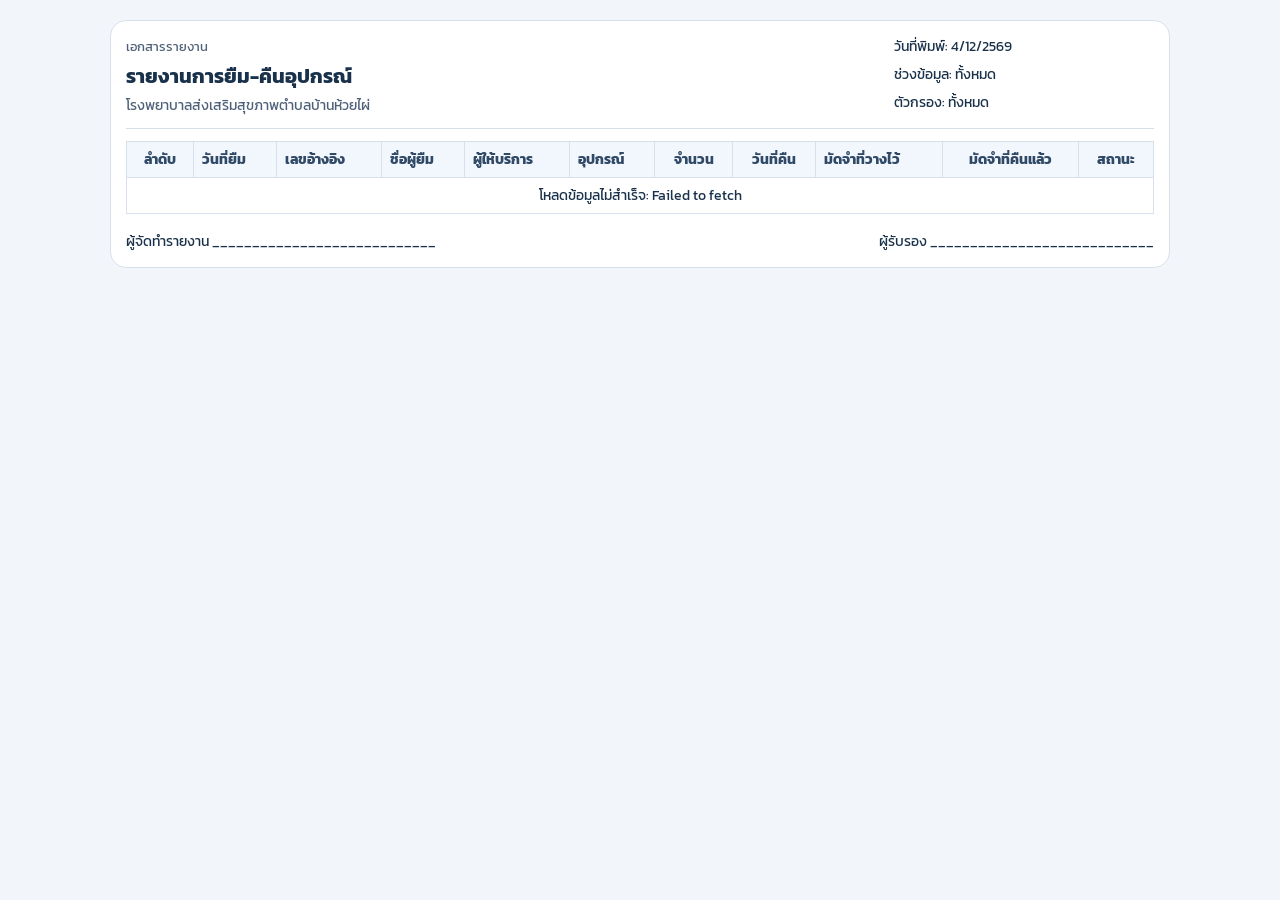
<file: print-report.html>
﻿<!doctype html>
<html lang="th">
<head>
  <meta charset="UTF-8">
  <meta name="viewport" content="width=device-width, initial-scale=1.0">
  <title>เอกสารรายงานการยืม-คืนอุปกรณ์</title>
  <link rel="preconnect" href="https://fonts.googleapis.com">
  <link rel="preconnect" href="https://fonts.gstatic.com" crossorigin>
  <link rel="stylesheet" href="https://fonts.googleapis.com/css2?family=Kanit:wght@300;400;500;600;700&display=swap">
  <link rel="stylesheet" href="print-report.css">
</head>
<body>
  <main class="doc">
    <header class="doc-header">
      <div>
        <p class="doc-eyebrow">เอกสารรายงาน</p>
        <h1>รายงานการยืม-คืนอุปกรณ์</h1>
        <p class="doc-sub">โรงพยาบาลส่งเสริมสุขภาพตำบลบ้านห้วยไผ่</p>
      </div>
      <div class="doc-meta">
        <div>วันที่พิมพ์: <span id="generatedAt">-</span></div>
        <div>ช่วงข้อมูล: <span id="dateRange">ทั้งหมด</span></div>
        <div>ตัวกรอง: <span id="filters">ทั้งหมด</span></div>
      </div>
    </header>

    <section class="table-wrap">
      <table>
        <thead>
          <tr>
            <th>ลำดับ</th>
            <th>วันที่ยืม</th>
            <th>เลขอ้างอิง</th>
            <th>ชื่อผู้ยืม</th>
            <th>ผู้ให้บริการ</th>
            <th>อุปกรณ์</th>
            <th>จำนวน</th>
            <th>วันที่คืน</th>
            <th>มัดจำที่วางไว้</th>
            <th>มัดจำที่คืนแล้ว</th>
            <th>สถานะ</th>
          </tr>
        </thead>
        <tbody id="docBody">
          <tr><td colspan="11">กำลังโหลดข้อมูล...</td></tr>
        </tbody>
      </table>
    </section>

    <footer class="doc-sign">
      <div>ผู้จัดทำรายงาน ____________________________</div>
      <div>ผู้รับรอง ____________________________</div>
    </footer>
  </main>

  <script src="print-report.js"></script>
</body>
</html>
</file>
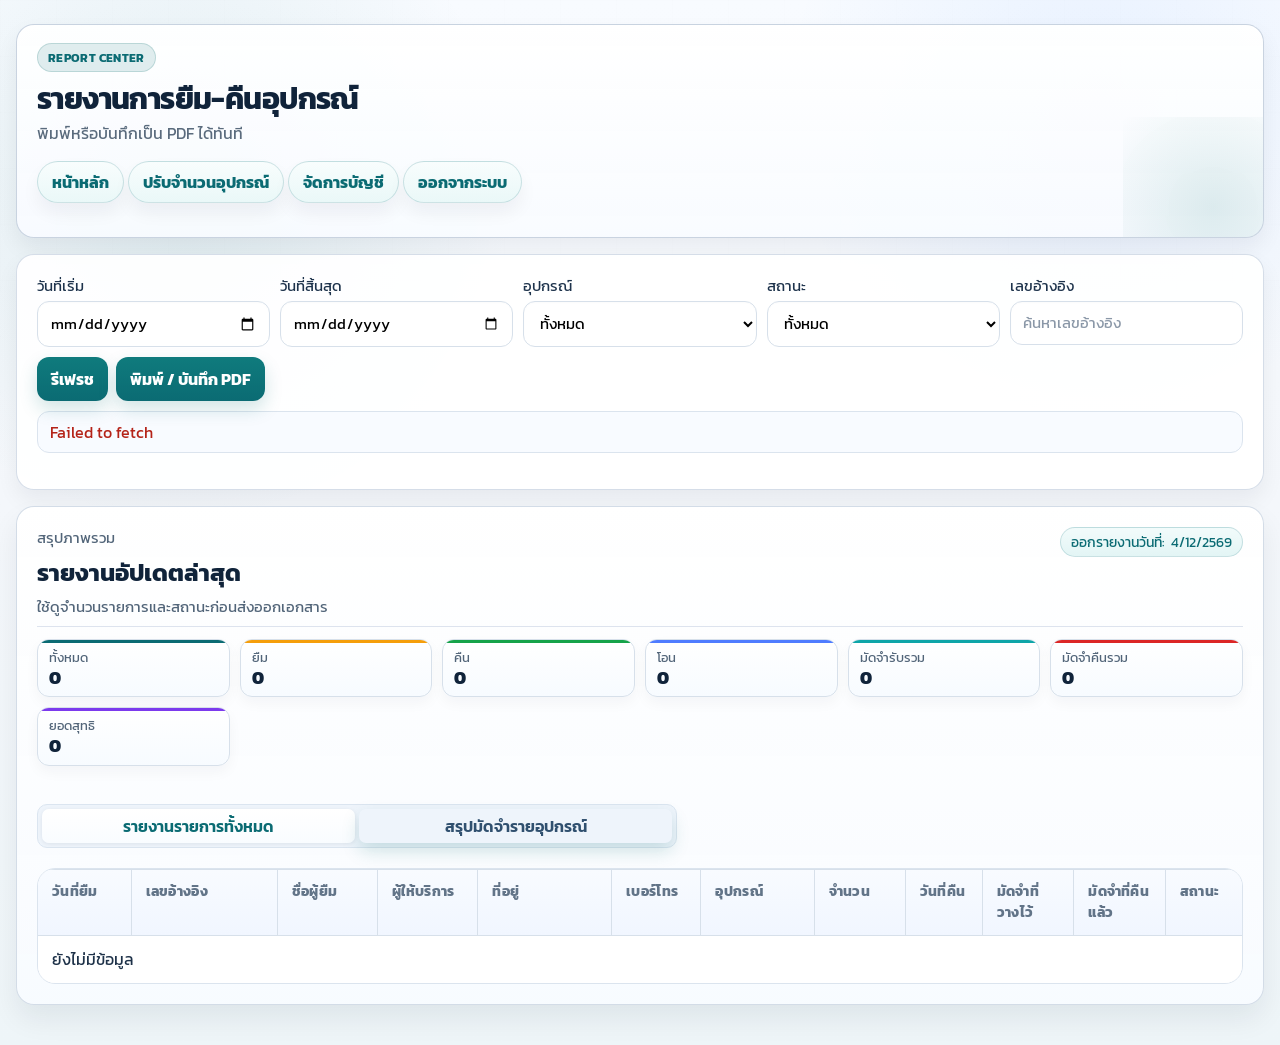
<file: report.html>
﻿<!doctype html>
<html lang="th">
<head>
  <meta charset="UTF-8">
  <meta name="viewport" content="width=device-width, initial-scale=1.0">
  <title>รายงานการยืม-คืนอุปกรณ์ รพ.สต.บ้านห้วยไผ่</title>
  <link rel="preconnect" href="https://fonts.googleapis.com">
  <link rel="preconnect" href="https://fonts.gstatic.com" crossorigin>
  <link rel="stylesheet" href="https://fonts.googleapis.com/css2?family=Kanit:wght@300;400;500;600;700&display=swap">
  <link rel="stylesheet" href="styles.css">
  <link rel="stylesheet" href="report.css">
  <script src="ui.js"></script>
</head>
<body>
  <main class="container">
    <header class="hero">
      <span class="eyebrow">Report Center</span>
      <h1>รายงานการยืม-คืนอุปกรณ์</h1>
      <p class="print-title">พิมพ์หรือบันทึกเป็น PDF ได้ทันที</p>
      <p class="no-print">
        <a class="back-link" href="Lobby.html">หน้าหลัก</a>
        <a class="back-link" href="inventory.html">ปรับจำนวนอุปกรณ์</a>
        <a class="back-link" href="admin.html">จัดการบัญชี</a>
        <button id="reportLogoutBtn" class="back-link" type="button">ออกจากระบบ</button>
      </p>
    </header>

    <section class="card no-print">
      <div class="report-tools">
        <label>วันที่เริ่ม
          <input id="startDate" type="date">
        </label>
        <label>วันที่สิ้นสุด
          <input id="endDate" type="date">
        </label>
        <label>อุปกรณ์
          <select id="equipment">
            <option value="">ทั้งหมด</option>
          </select>
        </label>
        <label>สถานะ
          <select id="status">
            <option value="">ทั้งหมด</option>
            <option value="ยืม">ยืม</option>
            <option value="คืน">คืน</option>
            <option value="โอน">โอน</option>
          </select>
        </label>
        <label>เลขอ้างอิง
          <input id="referenceSearch" type="search" placeholder="ค้นหาเลขอ้างอิง">
        </label>
      </div>
      <div class="actions">
        <button id="loadBtn" type="button">รีเฟรช</button>
        <button id="pdfBtn" type="button">พิมพ์ / บันทึก PDF</button>
      </div>
      <p id="statusText" class="status"></p>
    </section>

    <section class="card report-hero">
      <div class="print-header" style="display:none;">
        <h1 style="margin:0; font-size:1.4rem;">รายงานการยืม-คืนอุปกรณ์</h1>
        <div style="font-size:0.9rem; color:#4e6178; margin-top:4px;">โรงพยาบาลส่งเสริมสุขภาพตำบลบ้านห้วยไผ่</div>
      </div>
      <div class="report-hero-head">
        <div>
          <p class="muted" style="margin:0 0 6px;">สรุปภาพรวม</p>
          <h2 style="margin:0;">รายงานอัปเดตล่าสุด</h2>
          <p class="muted" style="margin:6px 0 0;">ใช้ดูจำนวนรายการและสถานะก่อนส่งออกเอกสาร</p>
        </div>
        <div class="chip">ออกรายงานวันที่: <span id="generatedAt">-</span></div>
      </div>
      <div class="report-kpis">
        <div class="report-kpi kpi-total">
          <div class="kpi-label">ทั้งหมด</div>
          <div class="kpi-value" id="sumAll">0</div>
        </div>
        <div class="report-kpi kpi-borrow">
          <div class="kpi-label">ยืม</div>
          <div class="kpi-value" id="sumBorrow">0</div>
        </div>
        <div class="report-kpi kpi-return">
          <div class="kpi-label">คืน</div>
          <div class="kpi-value" id="sumReturn">0</div>
        </div>
        <div class="report-kpi kpi-transfer">
          <div class="kpi-label">โอน</div>
          <div class="kpi-value" id="sumTransfer">0</div>
        </div>
        <div class="report-kpi kpi-deposit-in">
          <div class="kpi-label">มัดจำรับรวม</div>
          <div class="kpi-value" id="sumDepositIn">0</div>
        </div>
        <div class="report-kpi kpi-deposit-out">
          <div class="kpi-label">มัดจำคืนรวม</div>
          <div class="kpi-value" id="sumDepositOut">0</div>
        </div>
        <div class="report-kpi kpi-deposit-net">
          <div class="kpi-label">ยอดสุทธิ</div>
          <div class="kpi-value" id="sumDepositNet">0</div>
        </div>
      </div>
      <div id="filterChips" class="filter-chips"></div>
      <div class="view-switch" role="tablist" aria-label="มุมมองรายงาน">
        <button class="view-btn active" data-view="detail" type="button" role="tab" aria-selected="true">รายงานรายการทั้งหมด</button>
        <button class="view-btn" data-view="summary" type="button" role="tab" aria-selected="false">สรุปมัดจำรายอุปกรณ์</button>
      </div>
      <div id="reportDetailView" class="report-view active">
        <div class="table-wrap">
          <table>
            <thead>
              <tr>
                <th>วันที่ยืม</th>
                <th>เลขอ้างอิง</th>
                <th>ชื่อผู้ยืม</th>
                <th>ผู้ให้บริการ</th>
                <th>ที่อยู่</th>
                <th>เบอร์โทร</th>
                <th>อุปกรณ์</th>
                <th>จำนวน</th>
                <th>วันที่คืน</th>
                <th>มัดจำที่วางไว้</th>
                <th>มัดจำที่คืนแล้ว</th>
                <th>สถานะ</th>
              </tr>
            </thead>
            <tbody id="reportBody">
              <tr><td colspan="12">ยังไม่มีข้อมูล</td></tr>
            </tbody>
          </table>
        </div>
      </div>
      <div id="reportSummaryView" class="report-view">
        <div class="table-wrap summary-table-wrap">
          <table>
            <thead>
              <tr>
                <th>อุปกรณ์</th>
                <th>มัดจำรับรวม</th>
                <th>มัดจำคืนรวม</th>
                <th>ยอดสุทธิ</th>
              </tr>
            </thead>
            <tbody id="reportSummaryBody">
              <tr><td colspan="4">ยังไม่มีข้อมูล</td></tr>
            </tbody>
          </table>
        </div>
      </div>
    </section>
  </main>

  <script src="report.js"></script>
</body>
</html>
</file>
<file: styles.css>
﻿:root {
  --bg: #f3f6fb;
  --card: #ffffff;
  --text: #11243b;
  --muted: #4e6178;
  --brand: #0d6f71;
  --brand-soft: #e3f5f5;
  --accent: #ffb347;
  --accent-soft: #fff1dc;
  --line: #d7dfeb;
  --danger: #b42318;
  --success: #067647;
  --borrow: #ff9f1c;
  --return: #2b9348;
}

* {
  box-sizing: border-box;
}

body {
  margin: 0;
  font-family: "Kanit", "Noto Sans Thai", "Sarabun", sans-serif;
  color: var(--text);
  background:
    radial-gradient(circle at 10% 10%, #fff5e9 0%, transparent 40%),
    radial-gradient(circle at 90% 20%, #e9f7f7 0%, transparent 35%),
    linear-gradient(170deg, #eef3ff 0%, #f8fbff 45%, #eef8f3 100%);
}

.container {
  max-width: 1120px;
  margin: 0 auto;
  padding: 24px 16px 40px;
}

.hero {
  background: rgba(255, 255, 255, 0.85);
  border: 1px solid var(--line);
  border-radius: 18px;
  padding: 18px 20px;
  box-shadow: 0 12px 26px rgba(17, 36, 59, 0.09);
  animation: riseIn 0.45s ease both;
  position: relative;
  overflow: hidden;
}

.hero::after {
  content: "";
  position: absolute;
  inset: auto -40px -60px auto;
  width: 180px;
  height: 180px;
  background: radial-gradient(circle, rgba(13, 111, 113, 0.12), rgba(13, 111, 113, 0));
  pointer-events: none;
}

.hero h1 {
  margin: 0 0 6px;
  font-size: 1.85rem;
  line-height: 1.12;
}

.hero p {
  margin: 0 0 16px;
  color: var(--muted);
}

.hero-row {
  display: flex;
  justify-content: space-between;
  gap: 16px;
  align-items: flex-start;
  flex-wrap: wrap;
}

.hero-actions {
  display: flex;
  align-items: center;
  justify-content: flex-start;
  gap: 10px;
  flex-wrap: wrap;
  overflow-x: visible;
  padding-bottom: 2px;
}

.hero-actions-left,
.hero-actions-right {
  display: flex;
  align-items: center;
  gap: 8px;
  flex-wrap: nowrap;
  white-space: nowrap;
}

.hero-actions-right {
  flex: 0 0 auto;
}

.hero-actions .report-link {
  flex: 0 0 auto;
  padding: 7px 12px;
  font-size: 0.92rem;
}

.hero-main {
  min-width: 240px;
}

.hero-stats {
  display: grid;
  grid-template-columns: repeat(3, 1fr);
  gap: 12px;
  align-items: stretch;
}

.workspace {
  margin-top: 16px;
}

.content-stack {
  display: grid;
  gap: 16px;
  min-width: 0;
}

.sidebar-backdrop {
  position: fixed;
  inset: 0;
  background: rgba(13, 25, 40, 0.36);
  opacity: 0;
  pointer-events: none;
  transition: opacity 0.2s ease;
  z-index: 28;
}

.sidebar-backdrop.show {
  opacity: 1;
  pointer-events: auto;
}

.sidebar {
  position: fixed;
  top: 16px;
  left: 16px;
  width: min(320px, calc(100vw - 32px));
  max-height: calc(100vh - 32px);
  overflow: auto;
  display: grid;
  gap: 12px;
  padding: 16px;
  border: 1px solid var(--line);
  border-radius: var(--radius-lg);
  background: linear-gradient(180deg, rgba(255, 255, 255, 0.98) 0%, rgba(248, 251, 255, 0.98) 100%);
  box-shadow: var(--shadow-lg);
  transform: translateX(-115%);
  transition: transform 0.22s ease;
  z-index: 30;
}

.sidebar.sidebar-open {
  transform: translateX(0);
}

.sidebar-head {
  display: flex;
  align-items: flex-start;
  justify-content: space-between;
  gap: 12px;
}

.sidebar-head h2 {
  margin: 0;
  font-size: 1.12rem;
  letter-spacing: -0.02em;
}

.sidebar-head .muted {
  margin: 4px 0 0;
}

.sidebar .muted {
  white-space: nowrap;
  font-size: 1.00rem;
}

.sidebar-toggle,
.sidebar-logout {
  width: 100%;
  justify-content: center;
}

.sidebar-toggle {
  width: auto;
  min-width: 64px;
  flex: 0 0 auto;
}

.sidebar-body,
.sidebar-footer {
  display: block;
}

.sidebar .equipment-tabs {
  display: grid;
  grid-template-columns: 1fr;
  gap: 8px;
}

.sidebar .equipment-tab {
  width: 100%;
  justify-content: flex-start;
  padding: 10px 12px;
}

.site-menu {
  position: fixed;
  top: 16px;
  right: 16px;
  width: min(320px, calc(100vw - 32px));
  max-height: calc(100vh - 32px);
  overflow: auto;
  display: grid;
  gap: 12px;
  padding: 16px;
  border: 1px solid var(--line);
  border-radius: var(--radius-lg);
  background: linear-gradient(180deg, rgba(255, 255, 255, 0.98) 0%, rgba(248, 251, 255, 0.98) 100%);
  box-shadow: var(--shadow-lg);
  transform: translateX(115%);
  transition: transform 0.22s ease;
  z-index: 30;
}

.site-menu.sidebar-open {
  transform: translateX(0);
}

.site-menu-head {
  display: flex;
  align-items: flex-start;
  justify-content: space-between;
  gap: 12px;
}

.site-menu-head h2 {
  margin: 0;
  font-size: 1.12rem;
  letter-spacing: -0.02em;
}

.site-menu-head .muted {
  margin: 4px 0 0;
}

.site-menu-links {
  display: grid;
  gap: 8px;
}

.site-menu-links a {
  display: flex;
  align-items: center;
  padding: 10px 12px;
  border-radius: 14px;
  border: 1px solid rgba(215, 223, 235, 0.95);
  background: #fff;
  color: var(--text);
  text-decoration: none;
  font-weight: 700;
}

.site-menu-links a.active,
.site-menu-links a:hover {
  background: linear-gradient(180deg, #edf9f8 0%, #dff3f3 100%);
  color: var(--brand);
  border-color: rgba(11, 107, 115, 0.22);
}

.site-menu-footer {
  display: block;
}

.mini-stat {
  background: linear-gradient(135deg, #ffffff 0%, #f8fbfc 100%);
  border: 1px solid rgba(215, 223, 235, 0.8);
  border-radius: 14px;
  padding: 14px 16px;
  display: grid;
  gap: 6px;
  text-align: center;
  box-shadow: 0 4px 12px rgba(13, 111, 113, 0.08);
  transition: all 0.2s ease;
}

.mini-stat:hover {
  border-color: var(--brand);
  box-shadow: 0 8px 20px rgba(13, 111, 113, 0.12);
}

.mini-stat .label {
  color: var(--muted);
  font-size: 0.82rem;
  white-space: nowrap;
  font-weight: 500;
  text-transform: uppercase;
  letter-spacing: 0.5px;
}

.mini-stat .value {
  font-weight: 700;
  font-size: 1.6rem;
  color: var(--brand);
}

.hero-stats-equipment {
  width: 100%;
  color: #51657b;
  font-size: 2rem;
  font-weight: 700;
  padding: 2px 6px 2px;
  border-bottom: 1px dashed rgba(13, 111, 113, 0.18);
  margin-bottom: 2px;
}

.report-link {
  display: inline-flex;
  align-items: center;
  gap: 8px;
  padding: 8px 14px;
  border-radius: 999px;
  background: linear-gradient(180deg, #f2fbfb 0%, #e3f5f5 100%);
  color: var(--brand);
  text-decoration: none;
  font-weight: 700;
  border: 1px solid #9fd8d9;
  box-shadow: 0 6px 14px rgba(13, 111, 113, 0.12);
  transition: transform 0.15s ease, box-shadow 0.15s ease;
}

.report-link:hover {
  transform: translateY(-1px);
  box-shadow: 0 10px 18px rgba(13, 111, 113, 0.18);
}

.eyebrow {
  display: inline-flex;
  align-items: center;
  gap: 6px;
  padding: 4px 10px;
  border-radius: 999px;
  background: rgba(13, 111, 113, 0.12);
  color: var(--brand);
  border: 1px solid rgba(13, 111, 113, 0.18);
  font-size: 0.78rem;
  font-weight: 700;
  letter-spacing: 0.03em;
  text-transform: uppercase;
  margin-bottom: 10px;
}

input:focus,
select:focus,
textarea:focus {
  outline: none;
  border-color: rgba(13, 111, 113, 0.55);
  box-shadow: 0 0 0 4px rgba(13, 111, 113, 0.10);
}

button,
.report-link,
.chip-btn,
.tab,
.scroll-top {
  transition: transform 0.15s ease, box-shadow 0.15s ease, background 0.15s ease, border-color 0.15s ease;
}

button:hover,
.chip-btn:hover,
.tab:hover,
.scroll-top:hover {
  transform: translateY(-1px);
}

.card {
  background: var(--card);
  border: 1px solid var(--line);
  border-radius: 20px;
  padding: 20px;
  margin-top: 16px;
  box-shadow: 0 12px 28px rgba(17, 36, 59, 0.08);
  animation: riseIn 0.45s ease both;
}

.recent-borrow-card {
  width: min(1500px, 100%);
  max-width: 1500px;
  margin-left: auto;
  margin-right: auto;
  position: static;
  transform: none;
  padding: 22px 22px 18px;
  background: linear-gradient(180deg, #ffffff 0%, #fbfdff 100%);
  border: 1px solid rgba(215, 223, 235, 0.95);
}

.recent-borrow-card .table-wrap {
  overflow-x: auto;
}

.recent-borrow-card table {
  min-width: 0;
  table-layout: fixed;
}

.recent-borrow-card th,
.recent-borrow-card td {
  padding: 12px 14px;
  line-height: 1.45;
  word-break: break-word;
}

.recent-borrow-card table th:first-child,
.recent-borrow-card table td:first-child {
  width: 120px;
}

.recent-borrow-card table th:nth-child(2),
.recent-borrow-card table td:nth-child(2) {
  width: 170px;
}

.recent-borrow-card table th:nth-child(3),
.recent-borrow-card table td:nth-child(3) {
  width: 110px;
}

.recent-borrow-card table th:nth-child(4),
.recent-borrow-card table td:nth-child(4) {
  width: 120px;
}

.recent-borrow-card table td:nth-child(4) {
  white-space: normal;
  overflow-wrap: anywhere;
  word-break: break-word;
}

.recent-borrow-card table th:nth-child(5),
.recent-borrow-card table td:nth-child(5) {
  width: 78px;
  white-space: nowrap;
}

.recent-borrow-card table th:nth-child(6),
.recent-borrow-card table td:nth-child(6) {
  width: 140px;
}

.recent-borrow-card table th:nth-child(7),
.recent-borrow-card table td:nth-child(7) {
  width: 70px;
  white-space: nowrap;
}

.recent-borrow-card table th:nth-child(8),
.recent-borrow-card table td:nth-child(8) {
  width: auto;
}

.recent-detail {
  display: block;
  line-height: 1.45;
  color: #27405d;
  white-space: normal;
  overflow: visible;
}

.recent-borrow-card .recent-header {
  margin-bottom: 10px;
  padding-bottom: 0;
  border-bottom: 0;
}

.recent-borrow-card .recent-header h2 {
  margin: 0;
  font-size: 1.18rem;
  letter-spacing: -0.01em;
}

.recent-borrow-card .recent-tools {
  margin-top: 10px;
  margin-bottom: 10px;
}

.recent-borrow-card .search-input {
  min-width: 260px;
  background: #fff;
}

.recent-borrow-card .chip-btn {
  padding: 7px 12px;
}

.recent-borrow-card .table-wrap {
  border: 1px solid #dbe7f2;
  border-radius: 16px;
  overflow: hidden;
  background: #fff;
}

.recent-borrow-card table {
  border-collapse: separate;
  border-spacing: 0;
}

.recent-borrow-card th {
  font-size: 0.88rem;
  letter-spacing: 0.01em;
  text-transform: none;
}

.recent-borrow-card tbody tr:hover td {
  background: #f7fbff;
}

@media (max-width: 700px) {
  .recent-borrow-card {
    width: 100%;
  }
}


.login-page {
  font-family: "Kanit", "Segoe UI", Tahoma, sans-serif;
  background: radial-gradient(circle at top left, #e9f6fb 0%, #f8f5ef 45%, #f7fbff 100%);
  position: relative;
  min-height: 100vh;
  overflow: hidden;
}

.login-page::before,
.login-page::after {
  content: "";
  position: absolute;
  width: 420px;
  height: 420px;
  border-radius: 50%;
  background: radial-gradient(circle, rgba(13, 111, 113, 0.16), rgba(13, 111, 113, 0));
  z-index: 0;
}

.login-page::before {
  top: -120px;
  right: -120px;
}

.login-page::after {
  bottom: -160px;
  left: -140px;
  background: radial-gradient(circle, rgba(62, 113, 255, 0.18), rgba(62, 113, 255, 0));
}

.login-container {
  min-height: 100vh;
  display: grid;
  place-items: center;
  position: relative;
  z-index: 1;
}

.login-card {
  max-width: 920px;
  width: min(920px, 100%);
  display: grid;
  grid-template-columns: 1.1fr 0.9fr;
  gap: 24px;
  padding: 24px;
  text-align: left;
}

.login-hero h1 {
  margin: 0 0 6px;
  font-size: 2rem;
}

.login-hero .muted {
  margin-bottom: 18px;
}

.login-badge {
  display: inline-flex;
  align-items: center;
  padding: 6px 12px;
  border-radius: 999px;
  background: rgba(13, 111, 113, 0.12);
  color: var(--brand);
  font-weight: 600;
  letter-spacing: 0.02em;
  margin-bottom: 12px;
}

.login-feature {
  display: grid;
  gap: 12px;
}

.feature-title {
  font-weight: 600;
  color: #143245;
}

.feature-desc {
  color: #566574;
  font-size: 0.95rem;
}

.login-panel {
  background: #ffffff;
  border: 1px solid rgba(44, 78, 110, 0.12);
  border-radius: 16px;
  padding: 18px;
  box-shadow: 0 20px 40px rgba(16, 35, 60, 0.08);
}

.login-panel h2 {
  margin: 0 0 6px;
  font-size: 1.4rem;
}

.login-form {
  margin-top: 16px;
  display: grid;
  gap: 12px;
  text-align: left;
}

.stats {
  display: grid;
  grid-template-columns: repeat(6, minmax(0, 1fr));
  gap: 10px;
}

.stat {
  border: 1px solid var(--line);
  border-radius: 12px;
  padding: 12px;
  background: linear-gradient(180deg, #ffffff 0%, #f8fbff 100%);
  box-shadow: inset 0 0 0 1px rgba(13, 111, 113, 0.02);
}

.stat .label {
  color: var(--muted);
  font-size: 0.85rem;
  margin-bottom: 4px;
}

.stat .value {
  font-weight: 700;
  font-size: 1.05rem;
}

.stat.status-pill {
  background: #eef6ff;
  border: 1px solid #cfe3ff;
  border-radius: 999px;
  padding: 8px 12px;
}

.stat.status-pill .label {
  font-size: 0.75rem;
  text-transform: uppercase;
  letter-spacing: 0.04em;
}

.stat,
.mini-stat,
.login-panel,
.form-frame {
  backdrop-filter: blur(6px);
}

.tabs {
  display: grid;
  grid-template-columns: repeat(3, 1fr);
  gap: 8px;
  margin-bottom: 12px;
}

.equipment-tabs {
  display: flex;
  flex-wrap: wrap;
  align-items: flex-start;
  justify-content: flex-start;
  gap: 6px;
  width: 100%;
}

.equipment-tab {
  width: max-content;
  min-width: 0;
  flex: 0 0 auto;
  padding: 8px 12px;
  font-size: 0.95rem;
  line-height: 1.15;
  white-space: normal;
  text-align: left;
  justify-content: flex-start;
  gap: 8px;
  min-height: 40px;
}

.equipment-tab::before {
  content: attr(data-abbr);
  display: inline-flex;
  align-items: center;
  justify-content: center;
  width: 18px;
  height: 18px;
  border-radius: 6px;
  background: var(--brand-soft);
  color: var(--brand);
  font-size: 0.58rem;
  font-weight: 700;
  border: 1px solid #9fd8d9;
}

.tab {
  border: 1px solid var(--line);
  background: #fff;
  color: var(--text);
  border-radius: 12px;
  padding: 10px 12px;
  cursor: pointer;
  font-weight: 600;
  display: inline-flex;
  align-items: center;
  justify-content: center;
  gap: 6px;
}


.tab.active {
  background: linear-gradient(180deg, #f2fbfb 0%, #e3f5f5 100%);
  color: var(--brand);
  border-color: #9fd8d9;
  box-shadow: 0 6px 14px rgba(13, 111, 113, 0.10);
}

.tab[data-tab="borrow"]::before { content: "\21BB"; }
.tab[data-tab="return"]::before { content: "\21A9"; }
.tab[data-tab="transfer"]::before { content: "\21C4"; }
.tab[data-tab="borrow"]::before,
.tab[data-tab="return"]::before,
.tab[data-tab="transfer"]::before {
  display: inline-flex;
  width: 18px;
  height: 18px;
  align-items: center;
  justify-content: center;
  border-radius: 999px;
  background: rgba(13, 111, 113, 0.12);
  color: var(--brand);
  font-size: 0.85rem;
  font-weight: 700;
}

.form {
  display: none;
  grid-template-columns: repeat(2, minmax(0, 1fr));
  gap: 10px;
}

.form.active {
  display: grid;
}

.form.active.form-focus {
  background: #f7fbff;
  border: 1px solid var(--line);
  border-radius: 12px;
  padding: 12px;
  box-shadow: inset 0 0 0 1px rgba(13, 111, 113, 0.04);
}

.form-hint {
  grid-column: 1 / -1;
  font-size: 0.95rem;
  color: #3e4a57;
  background: #f4f7fb;
  border: 1px solid #e4ecf5;
  padding: 8px 12px;
  border-radius: 10px;
}

.form .helper-text,
.form .form-section {
  grid-column: 1 / -1;
}

.form .form-section {
  padding: 10px 12px;
  border: 1px dashed rgba(44, 78, 110, 0.18);
  border-radius: 12px;
  background: #f9fbff;
}

.form-frame {
  grid-column: 1 / -1;
  display: grid;
  grid-template-columns: repeat(2, minmax(0, 1fr));
  gap: 10px;
  padding: 12px;
  border: 1px solid #dbe7f2;
  border-radius: 14px;
  background: linear-gradient(180deg, #ffffff 0%, #f8fbff 100%);
  box-shadow: inset 0 0 0 1px rgba(13, 111, 113, 0.03);
}

.form-frame > .form-hint,
.form-frame > .helper-text,
.form-frame > .form-section,
.form-frame > button {
  grid-column: 1 / -1;
}

.transfer-step {
  grid-column: 1 / -1;
  display: grid;
  grid-template-columns: repeat(2, minmax(0, 1fr));
  gap: 10px;
}

.transfer-nav {
  display: flex;
  justify-content: flex-end;
  gap: 8px;
}

#transferPreview {
  min-height: 56px;
  display: flex;
  align-items: center;
  padding: 10px 12px;
  border: 1px dashed rgba(13, 111, 113, 0.28);
  border-radius: 10px;
  background: #f9fcff;
}

label {
  display: flex;
  flex-direction: column;
  gap: 4px;
  font-size: 0.95rem;
}

.checkline {
  flex-direction: row;
  align-items: center;
  gap: 8px;
}

textarea,
input,
select,
button {
  font: inherit;
}

input,
textarea,
select {
  border: 1px solid var(--line);
  border-radius: 10px;
  padding: 10px 12px;
  width: 100%;
}

textarea,
.form button {
  grid-column: 1 / -1;
}

button {
  border: none;
  border-radius: 12px;
  padding: 10px 14px;
  background: linear-gradient(180deg, #117a7c 0%, #0d6f71 100%);
  color: #fff;
  cursor: pointer;
  font-weight: 700;
  box-shadow: 0 8px 18px rgba(13, 111, 113, 0.18);
}

button.ghost {
  background: transparent;
  color: var(--brand);
  border: 1px solid var(--brand);
}

button.danger {
  background: #b42318;
}

.logout-footer {
  margin-top: 16px;
  display: flex;
  justify-content: center;
}

.recent-footer {
  display: flex;
  justify-content: center;
  margin-top: 10px;
}

.scroll-top {
  position: fixed;
  right: 16px;
  bottom: 16px;
  width: 46px;
  height: 46px;
  padding: 0;
  border-radius: 999px;
  background: var(--brand);
  color: #fff;
  box-shadow: 0 10px 20px rgba(17, 36, 59, 0.18);
  display: none;
  z-index: 20;
  align-items: center;
  justify-content: center;
  font-size: 1.3rem;
  line-height: 1;
}

.scroll-top.show {
  display: inline-flex;
}

tbody tr:hover td {
  background: #f8fbff;
}

.report-link:focus-visible,
.tab:focus-visible,
.chip-btn:focus-visible,
.scroll-top:focus-visible,
button:focus-visible {
  outline: 3px solid rgba(13, 111, 113, 0.25);
  outline-offset: 2px;
}


.chip {
  display: inline-flex;
  align-items: center;
  gap: 6px;
  padding: 2px 8px;
  border-radius: 999px;
  font-size: 0.85rem;
  background: linear-gradient(180deg, #f2fbfb 0%, #e3f5f5 100%);
  color: var(--brand);
  border: 1px solid #9fd8d9;
}

.status {
  min-height: 20px;
  margin-top: 10px;
  color: var(--muted);
  background: #f8fbff;
  border: 1px solid #e6eef8;
  border-radius: 12px;
  padding: 8px 12px;
}

.helper-text {
  font-size: 0.9rem;
  color: #5a6a7a;
  margin: 4px 0 10px;
}

.status.error {
  color: var(--danger);
}

.status.success {
  color: var(--success);
}

.value.negative {
  color: var(--danger);
}

.app-toast-host {
  position: fixed;
  right: 16px;
  top: 16px;
  display: grid;
  gap: 8px;
  z-index: 80;
  pointer-events: none;
}

.app-toast {
  min-width: 240px;
  max-width: min(360px, calc(100vw - 32px));
  padding: 12px 14px;
  border-radius: 14px;
  border: 1px solid rgba(215, 223, 235, 0.95);
  background: rgba(255, 255, 255, 0.97);
  box-shadow: 0 16px 30px rgba(10, 22, 40, 0.16);
  color: var(--text);
  font-weight: 600;
  transform: translateY(-8px);
  opacity: 0;
  transition: transform 0.18s ease, opacity 0.18s ease;
}

.app-toast.show {
  transform: translateY(0);
  opacity: 1;
}

.app-toast.error {
  border-color: rgba(180, 35, 24, 0.22);
  background: #fff7f6;
  color: #8f190f;
}

.app-toast.success {
  border-color: rgba(6, 118, 71, 0.22);
  background: #f4fff8;
  color: #0b6b3a;
}

.confirm-modal {
  position: fixed;
  inset: 0;
  display: grid;
  place-items: center;
  background: rgba(9, 18, 32, 0.42);
  opacity: 0;
  pointer-events: none;
  transition: opacity 0.18s ease;
  z-index: 90;
}

.confirm-modal.show {
  opacity: 1;
  pointer-events: auto;
}

.confirm-card {
  width: min(420px, calc(100vw - 32px));
  background: #fff;
  border: 1px solid rgba(215, 223, 235, 0.96);
  border-radius: 20px;
  padding: 20px;
  box-shadow: 0 24px 50px rgba(10, 22, 40, 0.22);
  display: grid;
  gap: 12px;
  text-align: center;
}

.confirm-icon {
  width: 52px;
  height: 52px;
  margin: 0 auto;
  border-radius: 999px;
  display: grid;
  place-items: center;
  background: #fff3f1;
  color: var(--danger);
  font-size: 1.4rem;
  font-weight: 800;
  border: 1px solid rgba(180, 35, 24, 0.18);
}

.confirm-card h3 {
  margin: 0;
  font-size: 1.15rem;
}

.confirm-card p {
  margin: 0;
  color: var(--muted);
  line-height: 1.5;
}

.confirm-actions {
  display: flex;
  gap: 8px;
  justify-content: center;
  flex-wrap: wrap;
}

.confirm-actions button {
  min-width: 96px;
  justify-content: center;
}

/* Enterprise polish layer */
:root {
  --bg: #f4f7fb;
  --card: rgba(255, 255, 255, 0.92);
  --text: #10233a;
  --muted: #526579;
  --brand: #0b6b73;
  --brand-soft: #e7f4f4;
  --line: #d7e0ea;
  --shadow-lg: 0 18px 40px rgba(10, 22, 40, 0.08);
  --shadow-md: 0 10px 22px rgba(10, 22, 40, 0.06);
  --radius-lg: 18px;
  --radius-md: 14px;
}

body {
  background:
    radial-gradient(circle at 14% 18%, rgba(13, 111, 113, 0.10), transparent 24%),
    radial-gradient(circle at 86% 10%, rgba(32, 120, 255, 0.08), transparent 22%),
    linear-gradient(180deg, #f8fbff 0%, #f4f7fb 48%, #eef5f8 100%);
  color: var(--text);
}

body::before {
  content: "";
  position: fixed;
  inset: 0;
  pointer-events: none;
  background-image:
    linear-gradient(rgba(17, 36, 59, 0.02) 1px, transparent 1px),
    linear-gradient(90deg, rgba(17, 36, 59, 0.02) 1px, transparent 1px);
  background-size: 56px 56px;
  mask-image: linear-gradient(180deg, rgba(0, 0, 0, 0.42), rgba(0, 0, 0, 0.05));
  opacity: 0.75;
  z-index: 0;
}

.container,
.login-container {
  position: relative;
  z-index: 1;
}

.hero,
.card,
.login-panel,
.form-frame,
.stat,
.mini-stat {
  box-shadow: var(--shadow-md);
}

.hero,
.card,
.login-panel {
  border-radius: var(--radius-lg);
}

.hero {
  border-color: rgba(196, 207, 221, 0.9);
  background: linear-gradient(180deg, rgba(255, 255, 255, 0.94) 0%, rgba(248, 251, 255, 0.92) 100%);
}

.hero h1,
.login-hero h1,
.recent-header h2 {
  letter-spacing: -0.02em;
}

.hero p,
.muted,
.helper-text {
  color: #5a6b7d;
}

.hero-main {
  flex: 1 1 360px;
}

.hero-stats {
  grid-template-columns: repeat(2, minmax(0, 1fr));
  gap: 12px;
  width: min(420px, 100%);
}

.mini-stat {
  min-width: 0;
  min-height: 98px;
  align-content: end;
  text-align: left;
  background: linear-gradient(180deg, #ffffff 0%, #f7fbff 100%);
  border-color: rgba(215, 223, 235, 0.98);
}

.mini-stat .label {
  text-transform: uppercase;
  letter-spacing: 0.04em;
}

.mini-stat .value {
  font-size: 1.35rem;
}

.report-link {
  background: linear-gradient(180deg, #f8fdfd 0%, #eaf8f8 100%);
  border-color: rgba(11, 107, 115, 0.16);
  box-shadow: 0 10px 20px rgba(10, 22, 40, 0.05);
}

.report-link:hover,
.tab:hover,
.chip-btn:hover,
button:hover {
  box-shadow: 0 14px 22px rgba(10, 22, 40, 0.08);
}

.card {
  background: var(--card);
  border-color: rgba(210, 219, 231, 0.92);
}

.recent-header {
  padding-bottom: 12px;
  border-bottom: 0;
}

.recent-header h2 {
  margin-bottom: 0;
  font-size: 1.06rem;
}

.recent-tools {
  gap: 10px;
}

.search-input {
  min-width: 240px;
  background: #fff;
  box-shadow: inset 0 1px 2px rgba(13, 111, 113, 0.04);
}

.chip-btn {
  background: #eef8f8;
}

.tabs {
  gap: 10px;
}

.tab {
  border-radius: 14px;
  background: linear-gradient(180deg, #ffffff 0%, #fbfdff 100%);
  border-color: rgba(215, 223, 235, 0.95);
}

.tab.active {
  background: linear-gradient(180deg, #edf9f8 0%, #dff3f3 100%);
  border-color: rgba(11, 107, 115, 0.22);
}

.equipment-tabs {
  gap: 8px;
}

.equipment-tab {
  font-size: 0.92rem;
  padding: 8px 11px;
  border-radius: 12px;
}

.equipment-tab::before {
  width: 17px;
  height: 17px;
  border-radius: 5px;
}

.form-hint,
.form .form-section,
.form-frame {
  border-color: rgba(210, 219, 231, 0.92);
  background: linear-gradient(180deg, #ffffff 0%, #f8fbff 100%);
}

.form-hint {
  font-weight: 500;
  color: #415368;
}

label {
  font-size: 0.92rem;
  color: #1e334c;
}

input,
textarea,
select {
  border-radius: 12px;
  border-color: #d7e0ea;
  background: #fff;
  box-shadow: inset 0 1px 2px rgba(17, 36, 59, 0.02);
}

input::placeholder,
textarea::placeholder {
  color: #8a97a7;
}

button {
  border-radius: 12px;
}

button,
.scroll-top {
  background: linear-gradient(180deg, #0f7b7d 0%, #0b6b73 100%);
}

button.ghost {
  background: transparent;
  color: var(--brand);
}

.status {
  background: #f8fbff;
  border-color: #dbe4ee;
}

.stats {
  grid-template-columns: repeat(auto-fit, minmax(160px, 1fr));
  gap: 12px;
}

.stat {
  min-height: 92px;
  border-radius: 14px;
  background: linear-gradient(180deg, #ffffff 0%, #f7fbff 100%);
}

.stat.status-pill {
  min-height: 92px;
  border-radius: 18px;
  background: linear-gradient(180deg, #eef6ff 0%, #edf8ff 100%);
}

.stat.status-pill .value {
  font-size: 1.05rem;
}

.table-wrap {
  border-radius: 16px;
  border: 1px solid #dbe4ee;
  background: #fff;
}

table {
  color: #1d3148;
}

th {
  background: linear-gradient(180deg, #f8fbff 0%, #eef4fb 100%);
  color: #607287;
  font-weight: 700;
}

tbody tr:nth-child(odd) td {
  background: rgba(255, 255, 255, 0.96);
}

tbody tr:nth-child(even) td {
  background: rgba(247, 250, 255, 0.96);
}

tbody tr:hover td {
  background: #f3f9ff;
}


.status-chip {
  border: 1px solid transparent;
}

.status-borrow {
  background: #fff2dd;
  color: #ad6300;
  border-color: #ffd7a6;
}

.status-return {
  background: #def5e6;
  color: #116334;
  border-color: #bdeccf;
}

.status-transfer {
  background: #dfe8ff;
  color: #2449b8;
  border-color: #bfd0ff;
}

.recent-detail {
  color: #25405d;
}

.login-page {
  background:
    radial-gradient(circle at top left, rgba(13, 111, 113, 0.12), transparent 26%),
    radial-gradient(circle at 85% 12%, rgba(18, 94, 210, 0.12), transparent 20%),
    linear-gradient(180deg, #f7fbff 0%, #eff5fa 100%);
}

.login-card {
  overflow: hidden;
  background: linear-gradient(180deg, rgba(255, 255, 255, 0.96) 0%, rgba(248, 251, 255, 0.96) 100%);
  border-color: rgba(210, 219, 231, 0.92);
}

.login-hero {
  padding: 2px 0 4px;
}

.login-feature {
  margin-top: 10px;
  padding-top: 10px;
  border-top: 1px solid rgba(215, 223, 235, 0.82);
}

.feature-title {
  font-size: 0.98rem;
}

.feature-desc {
  color: #5b6c7f;
}

.login-panel {
  border-color: rgba(210, 219, 231, 0.92);
  background: linear-gradient(180deg, #ffffff 0%, #f8fbff 100%);
}

.logout-footer .ghost,
.recent-footer .ghost {
  border-color: rgba(11, 107, 115, 0.28);
}

.scroll-top {
  box-shadow: 0 14px 26px rgba(10, 22, 40, 0.18);
}

.report-link,
.chip,
.chip-btn,
.status-chip,
.filter-chip {
  border-radius: 999px;
}

.form-frame {
  box-shadow: inset 0 0 0 1px rgba(13, 111, 113, 0.02);
}

@media (max-width: 900px) {
  .hero-row {
    gap: 12px;
  }

  .hero-stats {
    width: 100%;
  }

  .stats {
    grid-template-columns: repeat(2, minmax(0, 1fr));
  }

  .recent-borrow-card {
    width: 100%;
  }
}

@media (max-width: 900px) {
  .hero-main {
    flex: 1 1 100%;
  }
}

@media (max-width: 700px) {
  .container {
    padding: 16px 12px 32px;
  }

  .hero {
    padding: 14px 16px;
  }

  .hero h1 {
    font-size: 1.5rem;
  }

  .hero p {
    font-size: 0.95rem;
  }

  .hero-row {
    flex-direction: column;
    gap: 16px;
  }

  .hero-main {
    min-width: unset;
  }

  .hero-actions {
    flex-direction: column;
    gap: 8px;
  }

  .hero-actions-left,
  .hero-actions-right {
    width: 100%;
    gap: 6px;
  }

  .hero-actions .report-link {
    flex: 1 1 auto;
    padding: 8px 12px;
    font-size: 0.85rem;
    justify-content: center;
  }

  .hero-stats {
    flex-direction: column;
    width: 100%;
  }

  .mini-stat {
    min-width: unset;
    flex: 1 1 auto;
  }

  .stats {
    grid-template-columns: 1fr;
  }

  .form label {
    font-size: 0.95rem;
  }

  .form input,
  .form select,
  .form textarea {
    font-size: 16px;
    padding: 10px 10px;
  }

  .form button,
  button.ghost {
    font-size: 0.95rem;
    padding: 10px 14px;
  }

  .table-wrap {
    font-size: 0.85rem;
  }

  .table-wrap table th,
  .table-wrap table td {
    padding: 8px 6px;
  }
}

.recent-header {
  display: flex;
  justify-content: space-between;
  align-items: center;
}

.recent-tools {
  display: flex;
  flex-wrap: wrap;
  gap: 8px;
  margin: 8px 0 4px;
}

.search-input {
  border: 1px solid var(--line);
  border-radius: 999px;
  padding: 8px 12px;
  min-width: 220px;
}

.chip-btn {
  border: 1px solid #9fd8d9;
  background: var(--brand-soft);
  color: var(--brand);
  padding: 6px 10px;
  border-radius: 999px;
  font-size: 0.85rem;
  font-weight: 700;
  cursor: pointer;
}

.chip-btn.active {
  background: var(--brand);
  color: #fff;
  border-color: var(--brand);
}

.recent-header h2 {
  margin: 0 0 10px;
  font-size: 1.12rem;
}

.table-wrap {
  overflow-x: auto;
}

table {
  border-collapse: collapse;
  width: 100%;
  min-width: 680px;
  overflow: hidden;
}

th,
td {
  text-align: left;
  border-top: 1px solid var(--line);
  padding: 10px 8px;
  vertical-align: top;
}

th + th,
td + td {
  border-left: 1px solid var(--line);
}

table th:first-child,
table td:first-child {
  white-space: nowrap;
  width: 120px;
}

table th:nth-child(2),
table td:nth-child(2) {
  white-space: nowrap;
  width: 170px;
}

table th:nth-child(4),
table td:nth-child(4) {
  white-space: nowrap;
}

th {
  font-size: 0.9rem;
  color: var(--muted);
  background: linear-gradient(180deg, #f8fbff 0%, #f1f6ff 100%);
  position: sticky;
  top: 0;
  z-index: 1;
}

tbody tr:nth-child(even) td {
  background: rgba(243, 247, 255, 0.55);
}

tbody tr:nth-child(odd) td {
  background: rgba(255, 255, 255, 0.92);
}


.row-optimistic td {
  background: #fff7e6;
}

.status-chip {
  display: inline-flex;
  align-items: center;
  padding: 2px 8px;
  border-radius: 999px;
  font-size: 0.85rem;
  font-weight: 700;
  border: 1px solid transparent;
  white-space: nowrap;
}

.hero .report-link,
.hero .chip,
.mini-stat,
.stat {
  backdrop-filter: blur(6px);
}

.status-borrow {
  color: #8a4b00;
  background: #ffe7cc;
  border-color: #ffd5a6;
}

.status-return {
  color: #0a5c2a;
  background: #dff7e7;
  border-color: #c7efd6;
}

.status-transfer {
  color: #1f3b8b;
  background: #e3ebff;
  border-color: #cdd9ff;
}

.recent-borrow-card tbody tr[data-row-index] {
  cursor: pointer;
}

.image-modal[hidden] {
  display: none;
}

.image-modal {
  position: fixed;
  inset: 0;
  z-index: 60;
  display: grid;
  place-items: center;
}

.image-modal-backdrop {
  position: absolute;
  inset: 0;
  background: rgba(9, 20, 36, 0.48);
}

.image-modal-panel {
  position: relative;
  width: min(920px, calc(100vw - 28px));
  max-height: calc(100vh - 32px);
  overflow: auto;
  border: 1px solid rgba(210, 219, 231, 0.96);
  border-radius: 16px;
  background: #fff;
  box-shadow: 0 20px 44px rgba(9, 20, 36, 0.28);
  padding: 14px;
}

.image-modal-head {
  display: flex;
  align-items: center;
  justify-content: space-between;
  gap: 12px;
  margin-bottom: 10px;
}

.image-modal-head h3 {
  margin: 0;
  font-size: 1.05rem;
}

.image-modal-grid {
  display: grid;
  grid-template-columns: repeat(2, minmax(0, 1fr));
  gap: 12px;
}

.image-box {
  border: 1px solid var(--line);
  border-radius: 12px;
  padding: 10px;
  background: #f9fcff;
}

.image-box p {
  margin: 0 0 8px;
  color: #4f6277;
  font-weight: 700;
}

.image-link {
  display: block;
  border-radius: 10px;
  overflow: hidden;
  border: 1px solid rgba(215, 223, 235, 0.9);
  background: #fff;
}

.image-link img {
  width: 100%;
  max-height: 420px;
  object-fit: contain;
  display: block;
}

.image-empty {
  border: 1px dashed rgba(13, 111, 113, 0.24);
  border-radius: 10px;
  padding: 16px 12px;
  text-align: center;
  color: #5c6e81;
  background: #fff;
}

@media (max-width: 700px) {
  .tabs {
    grid-template-columns: 1fr;
  }

  .equipment-tabs {
    display: grid;
    gap: 6px;
  }

  .form {
    grid-template-columns: 1fr;
  }

  .form-frame {
    grid-template-columns: 1fr;
  }

  .transfer-step {
    grid-template-columns: 1fr;
  }

  .login-card {
    grid-template-columns: 1fr;
    padding: 18px;
  }

  .login-panel {
    padding: 16px;
  }

  .stats {
    grid-template-columns: 1fr 1fr;
  }

  .sidebar {
    top: 10px;
    left: 10px;
    width: calc(100vw - 20px);
    max-height: calc(100vh - 20px);
    padding: 14px;
  }

  .site-menu {
    top: 10px;
    right: 10px;
    width: calc(100vw - 20px);
    max-height: calc(100vh - 20px);
    padding: 14px;
  }

  .image-modal-grid {
    grid-template-columns: 1fr;
  }

}

@keyframes riseIn {
  from {
    opacity: 0;
    transform: translateY(8px);
  }
  to {
    opacity: 1;
    transform: translateY(0);
  }
}
</file>
<file: admin.css>
.admin-grid {
  display: grid;
  gap: 16px;
}

.admin-denied-panel {
  display: none;
  padding: 18px 20px;
}

.denied-card {
  display: grid;
  gap: 10px;
  justify-items: start;
}

.denied-card h1 {
  margin: 0;
  font-size: 1.5rem;
}

.denied-card p {
  margin: 0;
  color: var(--muted);
}

html.admin-denied .hero,
html.admin-denied .site-menu,
html.admin-denied .admin-protected {
  display: none !important;
}

html.admin-denied .admin-denied-panel {
  display: block;
}

.admin-panel {
  display: grid;
  gap: 12px;
}

.admin-form {
  display: grid;
  gap: 12px;
  grid-template-columns: repeat(2, minmax(0, 1fr));
}

.admin-form label {
  display: grid;
  gap: 6px;
  font-weight: 600;
  color: var(--text);
}

.admin-form input,
.admin-form select {
  width: 100%;
}

.admin-form button {
  grid-column: 1 / -1;
}

.admin-actions {
  display: flex;
  gap: 8px;
  flex-wrap: wrap;
}

.admin-actions .danger,
button.danger {
  background: linear-gradient(180deg, #fff3f1 0%, #ffe2df 100%);
  color: #b42318;
  border: 1px solid rgba(180, 35, 24, 0.22);
}

.admin-actions .danger:hover,
button.danger:hover {
  background: linear-gradient(180deg, #ffe7e4 0%, #ffd6d2 100%);
  color: #8f190f;
  border-color: rgba(180, 35, 24, 0.34);
}

.admin-table {
  min-width: 920px;
}

.admin-table td:last-child {
  white-space: nowrap;
}

@media (max-width: 700px) {
  .admin-form {
    grid-template-columns: 1fr;
  }
}
</file>
<file: inventory.css>
.inventory-actions {
  display: flex;
  flex-direction: column;
  gap: 12px;
}

.inventory-row {
  display: grid;
  grid-template-columns: minmax(0, 1fr) auto;
  gap: 12px;
  align-items: end;
}

.inventory-buttons {
  display: flex;
  gap: 8px;
}

.inventory-buttons button {
  min-width: 136px;
}

@media (max-width: 700px) {
  .inventory-row {
    grid-template-columns: 1fr;
  }
}
</file>
<file: print-report.css>
:root {
  --line: #d8e1eb;
  --text: #19314a;
  --muted: #4e6178;
}

* {
  box-sizing: border-box;
}

body {
  margin: 0;
  font-family: "Kanit", sans-serif;
  color: var(--text);
  background: #f2f6fb;
}

.doc {
  max-width: 1060px;
  margin: 20px auto;
  background: #fff;
  border: 1px solid var(--line);
  border-radius: 16px;
  padding: 15px;
}

.doc-header {
  display: flex;
  justify-content: space-between;
  gap: 16px;
  border-bottom: 1px solid var(--line);
  padding-bottom: 12px;
}

.doc-eyebrow {
  margin: 0 0 4px;
  font-size: 0.84rem;
  color: var(--muted);
}

.doc-header h1 {
  margin: 0;
  font-size: 1.28rem;
}

.doc-sub {
  margin: 3px 0 0;
  color: var(--muted);
  font-size: 0.9rem;
}

.doc-meta {
  min-width: 260px;
  display: grid;
  gap: 4px;
  font-size: 0.88rem;
}

.summary {
  margin-top: 12px;
  display: grid;
  gap: 10px;
  grid-template-columns: repeat(4, minmax(0, 1fr));
}

.summary-item {
  border: 1px solid var(--line);
  border-radius: 10px;
  padding: 7px 9px;
  font-size: 0.9rem;
}

.summary-item strong {
  margin-left: 6px;
  font-size: 1rem;
}

.table-wrap {
  margin-top: 12px;
  overflow-x: auto;
}

table {
  width: 100%;
  border-collapse: collapse;
  font-size: 0.88rem;
}

th,
td {
  border: 1px solid var(--line);
  padding: 7px 8px;
  vertical-align: top;
}

th {
  background: #f2f7fd;
  text-align: left;
  color: #304966;
}

td:nth-child(1),
td:nth-child(7),
td:nth-child(8),
td:nth-child(10),
td:nth-child(11),
th:nth-child(1),
th:nth-child(7),
th:nth-child(8),
th:nth-child(10),
th:nth-child(11) {
  text-align: center;
}

.doc-sign {
  margin-top: 16px;
  display: flex;
  justify-content: space-between;
  gap: 18px;
  font-size: 0.9rem;
}

@media print {
  @page {
    size: A4 landscape;
    margin: 16mm;
  }

  body {
    background: #fff;
    padding: 0 4mm;
  }

  .doc {
    border: 0;
    border-radius: 0;
    margin: 0;
    max-width: 100%;
    padding: 2mm 4mm;
  }
}
</file>
<file: report.css>
.report-tools { display: grid; grid-template-columns: repeat(5, minmax(0, 1fr)); gap: 10px; }
.actions { display: flex; gap: 8px; margin-top: 10px; }
.muted { color: var(--muted); font-size: 0.92rem; }
.report-hero {
  display: grid;
  gap: 12px;
  background: linear-gradient(180deg, rgba(255,255,255,0.96) 0%, rgba(248,251,255,0.94) 100%);
  border: 1px solid rgba(210, 219, 231, 0.96);
  box-shadow: 0 14px 28px rgba(10, 22, 40, 0.07);
  overflow: hidden;
}
.report-hero-head {
  display: flex;
  align-items: flex-start;
  justify-content: space-between;
  gap: 12px;
  flex-wrap: wrap;
  padding-bottom: 8px;
  border-bottom: 1px solid rgba(215, 223, 235, 0.85);
}
.report-kpis {
  display: grid;
  grid-template-columns: repeat(auto-fit, minmax(165px, 1fr));
  gap: 10px;
}
.report-kpi {
  border: 1px solid var(--line);
  border-radius: 12px;
  padding: 10px 11px 9px;
  background: linear-gradient(180deg, #ffffff 0%, #f7fbff 100%);
  box-shadow: 0 6px 14px rgba(10, 22, 40, 0.04);
  position: relative;
  overflow: hidden;
  min-width: 0;
}
.report-kpi::before {
  content: "";
  position: absolute;
  inset: 0 0 auto 0;
  height: 3px;
  background: var(--kpi-accent, var(--brand));
}
.report-kpi .kpi-label {
  color: var(--muted);
  font-size: 0.8rem;
  margin-bottom: 2px;
  line-height: 1.25;
  overflow-wrap: anywhere;
  word-break: break-word;
}
.report-kpi .kpi-value {
  font-size: clamp(1.12rem, 1.4vw, 1.32rem);
  font-weight: 800;
  color: var(--text);
  line-height: 1.08;
}
.report-kpi.kpi-borrow { --kpi-accent: #f59e0b; }
.report-kpi.kpi-return { --kpi-accent: #16a34a; }
.report-kpi.kpi-transfer { --kpi-accent: #4f7cff; }
.report-kpi.kpi-total { --kpi-accent: #0b6b73; }
.report-kpi.kpi-deposit-in { --kpi-accent: #0ea5a8; }
.report-kpi.kpi-deposit-out { --kpi-accent: #dc2626; }
.report-kpi.kpi-deposit-net { --kpi-accent: #7c3aed; }
.filter-chips { display: flex; flex-wrap: wrap; gap: 8px; margin: 8px 0 4px; }
.view-switch {
  display: grid;
  grid-template-columns: repeat(2, minmax(0, 1fr));
  align-items: stretch;
  gap: 4px;
  padding: 4px;
  border: 1px solid #dbe5f0;
  border-radius: 10px;
  background: #eef4fb;
  margin: 2px 0 8px;
  width: min(100%, 640px);
}
.view-btn {
  border: 0;
  border-radius: 7px;
  padding: 8px 10px;
  background: transparent;
  color: #30506f;
  font-weight: 600;
  cursor: pointer;
  line-height: 1.15;
  white-space: normal;
  text-wrap: balance;
  transition: background 0.15s ease, color 0.15s ease, box-shadow 0.15s ease;
}
.view-btn.active {
  background: linear-gradient(180deg, #ffffff 0%, #f9fcff 100%);
  color: #0b6b73;
  box-shadow: 0 1px 4px rgba(10, 22, 40, 0.08);
}
.report-view {
  display: none;
}
.report-view.active {
  display: block;
}
.filter-chip {
  display: inline-flex;
  align-items: center;
  gap: 6px;
  padding: 4px 10px;
  border-radius: 999px;
  font-size: 0.85rem;
  background: #eef8f8;
  color: var(--brand);
  border: 1px solid rgba(11, 107, 115, 0.18);
}
.back-link {
  display: inline-flex;
  align-items: center;
  gap: 8px;
  padding: 8px 14px;
  border-radius: 999px;
  background: linear-gradient(180deg, #f8fdfd 0%, #eaf8f8 100%);
  color: var(--brand);
  text-decoration: none;
  font-weight: 700;
  border: 1px solid rgba(11, 107, 115, 0.18);
  box-shadow: 0 10px 18px rgba(10, 22, 40, 0.05);
  transition: transform 0.15s ease, box-shadow 0.15s ease;
}
.back-link:hover {
  transform: translateY(-1px);
  box-shadow: 0 14px 22px rgba(10, 22, 40, 0.08);
}
@media print {
  .hero,
  .no-print,
  .sidebar-backdrop,
  .site-menu,
  .report-hero-head,
  .report-kpis,
  .filter-chips,
  .actions,
  .report-tools,
  .hero p:not(.print-title) {
    display: none !important;
  }
  .report-hero {
    padding: 0;
    margin: 0;
    background: #fff;
    border: 0;
    box-shadow: none;
  }
  .report-view { display: block !important; }
  #reportSummaryView { display: none !important; }
  #reportDetailView { display: block !important; }
  #reportDetailView .table-wrap { margin: 0; }
  .table-wrap {
    margin: 0;
  }
  .table-wrap table {
    min-width: 0;
    width: 100%;
  }
  .table-wrap thead th,
  .table-wrap tbody td {
    background: #fff !important;
  }
  .print-header {
    display: block !important;
    margin: 0 0 10px;
    text-align: center;
  }
  body { background: #fff; }
  .card { border: 0; box-shadow: none; padding: 0; }
  .container { max-width: 100%; padding: 0; }
}
@media (max-width: 900px) {
  .report-tools { grid-template-columns: 1fr 1fr; }
  .report-kpis { grid-template-columns: repeat(3, minmax(0, 1fr)); }
}
@media (max-width: 700px) {
  .report-hero table { min-width: 1120px; }
  .report-kpis { grid-template-columns: 1fr 1fr; }
  .view-switch { width: 100%; }
  .view-btn { text-align: center; }
}
.row-borrow td { background: #fff3df; }
.row-return td { background: #eefaf1; }
.row-transfer td { background: #eef4ff; }
.report-hero .table-wrap {
  overflow-x: auto;
  border: 1px solid #dbe4ee;
  border-radius: 18px;
  background: #fff;
  box-shadow: inset 0 0 0 1px rgba(13, 111, 113, 0.02);
}
.report-hero table {
  table-layout: fixed;
  min-width: 1260px;
  width: 100%;
  border-collapse: separate;
  border-spacing: 0;
}
.report-hero th,
.report-hero td {
  padding: 12px 14px;
  line-height: 1.45;
  vertical-align: top;
  word-break: break-word;
}
.report-hero table th:nth-child(1),
.report-hero table td:nth-child(1) { width: 108px; white-space: nowrap; }
.report-hero table th:nth-child(2),
.report-hero table td:nth-child(2) { width: 190px; white-space: nowrap; }
.report-hero table th:nth-child(3),
.report-hero table td:nth-child(3) {
  width: 150px;
  white-space: normal;
  overflow-wrap: anywhere;
  word-break: break-word;
  hyphens: auto;
}
.report-hero table th:nth-child(4),
.report-hero table td:nth-child(4) {
  width: 150px;
  white-space: nowrap;
}
.report-hero table th:nth-child(5),
.report-hero table td:nth-child(5) {
  width: 210px;
  white-space: normal;
  overflow-wrap: anywhere;
  word-break: break-word;
  hyphens: auto;
}
.report-hero table th:nth-child(6),
.report-hero table td:nth-child(6) {
  width: 130px;
  white-space: normal;
  overflow-wrap: anywhere;
  word-break: break-word;
  hyphens: auto;
}
.report-hero table th:nth-child(7),
.report-hero table td:nth-child(7) {
  width: 170px;
  white-space: normal;
  overflow-wrap: anywhere;
  word-break: break-word;
  hyphens: auto;
}
.report-hero table th:nth-child(8),
.report-hero table td:nth-child(8) { width: 108px; white-space: nowrap; }
.report-hero table th:nth-child(9),
.report-hero table td:nth-child(9) {
  width: 108px;
  white-space: normal;
  overflow-wrap: anywhere;
  word-break: break-word;
  hyphens: auto;
}
.report-hero table th:nth-child(10),
.report-hero table td:nth-child(10) {
  width: 130px;
  white-space: normal;
  overflow-wrap: anywhere;
  word-break: break-word;
  hyphens: auto;
}
.report-hero table th:nth-child(11),
.report-hero table td:nth-child(11) {
  width: 130px;
  white-space: normal;
  overflow-wrap: anywhere;
  word-break: break-word;
  hyphens: auto;
}
.report-hero table th:nth-child(12),
.report-hero table td:nth-child(12) {
  width: 84px;
  white-space: nowrap;
}
.report-hero .status-chip { white-space: nowrap; }
.report-hero tbody tr:hover td { background: #f7fbff; }
.report-hero th {
  font-size: 0.88rem;
  letter-spacing: 0.02em;
  color: #627488;
}
.report-hero .chip {
  padding: 4px 10px;
  border: 1px solid rgba(11, 107, 115, 0.18);
}
.report-detail {
  white-space: normal;
  line-height: 1.35;
  overflow: visible;
  color: #25405d;
  overflow-wrap: anywhere;
  word-break: break-word;
}
.report-item {
  white-space: normal;
  line-height: 1.35;
  overflow: visible;
  color: #25405d;
  overflow-wrap: anywhere;
  word-break: break-word;
}
.report-hero td:nth-child(3),
.report-hero td:nth-child(4),
.report-hero td:nth-child(5),
.report-hero td:nth-child(6),
.report-hero td:nth-child(8),
.report-hero td:nth-child(9),
.report-hero td:nth-child(10),
.report-hero td:nth-child(11),
.report-hero td:nth-child(12) {
  vertical-align: top;
}
.report-kpi .kpi-value {
  overflow-wrap: anywhere;
  word-break: break-word;
}
.summary-table-wrap table {
  min-width: 620px;
}
.summary-table-wrap th:nth-child(2),
.summary-table-wrap th:nth-child(3),
.summary-table-wrap th:nth-child(4),
.summary-table-wrap td:nth-child(2),
.summary-table-wrap td:nth-child(3),
.summary-table-wrap td:nth-child(4) {
  text-align: right;
}

/* Fit report layout inside frame and avoid page-level horizontal overflow */
html,
body {
  overflow-x: hidden;
}

.container,
.report-hero,
#reportDetailView {
  max-width: 100%;
}

#reportDetailView .table-wrap {
  width: 100%;
  overflow-x: auto;
}

#reportDetailView table {
  width: 100%;
  min-width: 0;
  table-layout: auto;
}

#reportDetailView th,
#reportDetailView td {
  white-space: normal;
  overflow-wrap: anywhere;
  word-break: break-word;
  hyphens: auto;
}

#reportDetailView th:nth-child(1),
#reportDetailView td:nth-child(1),
#reportDetailView th:nth-child(2),
#reportDetailView td:nth-child(2),
#reportDetailView th:nth-child(8),
#reportDetailView td:nth-child(8),
#reportDetailView th:nth-child(12),
#reportDetailView td:nth-child(12) {
  white-space: nowrap;
}
</file>
